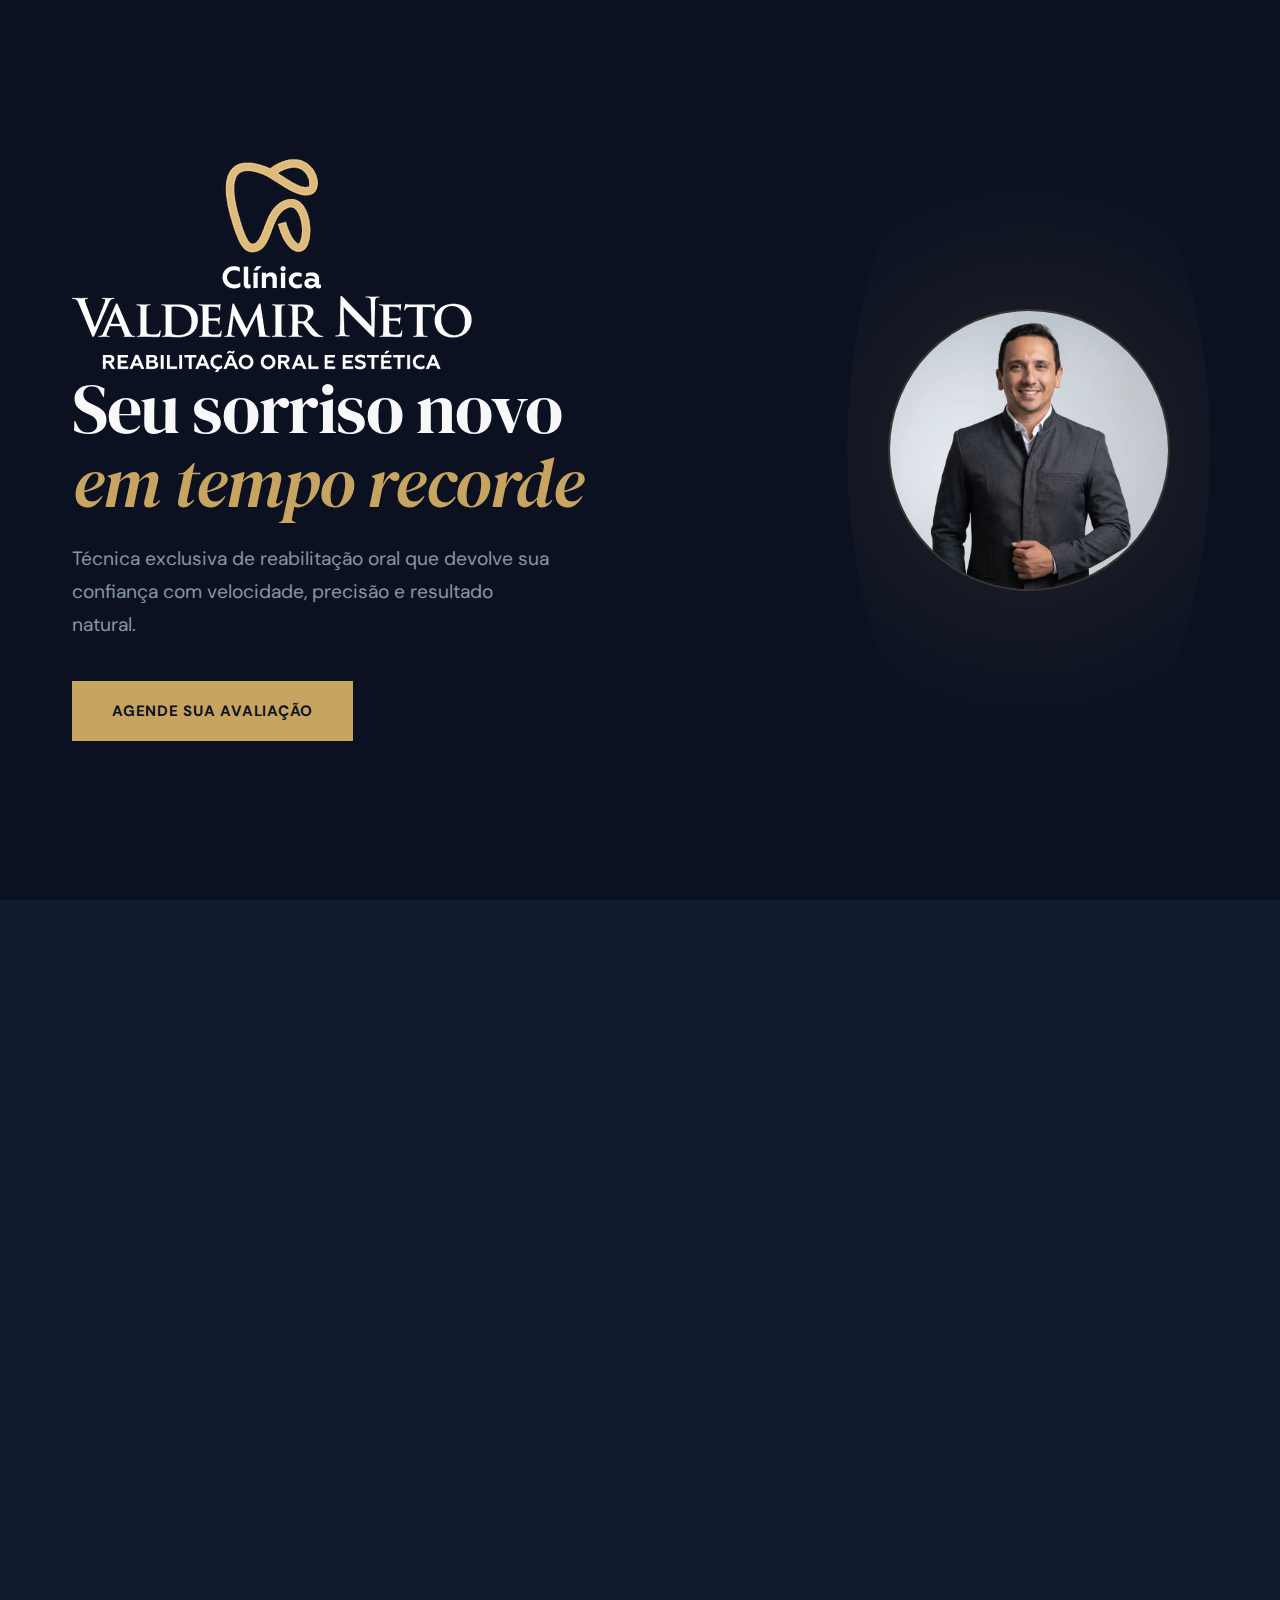
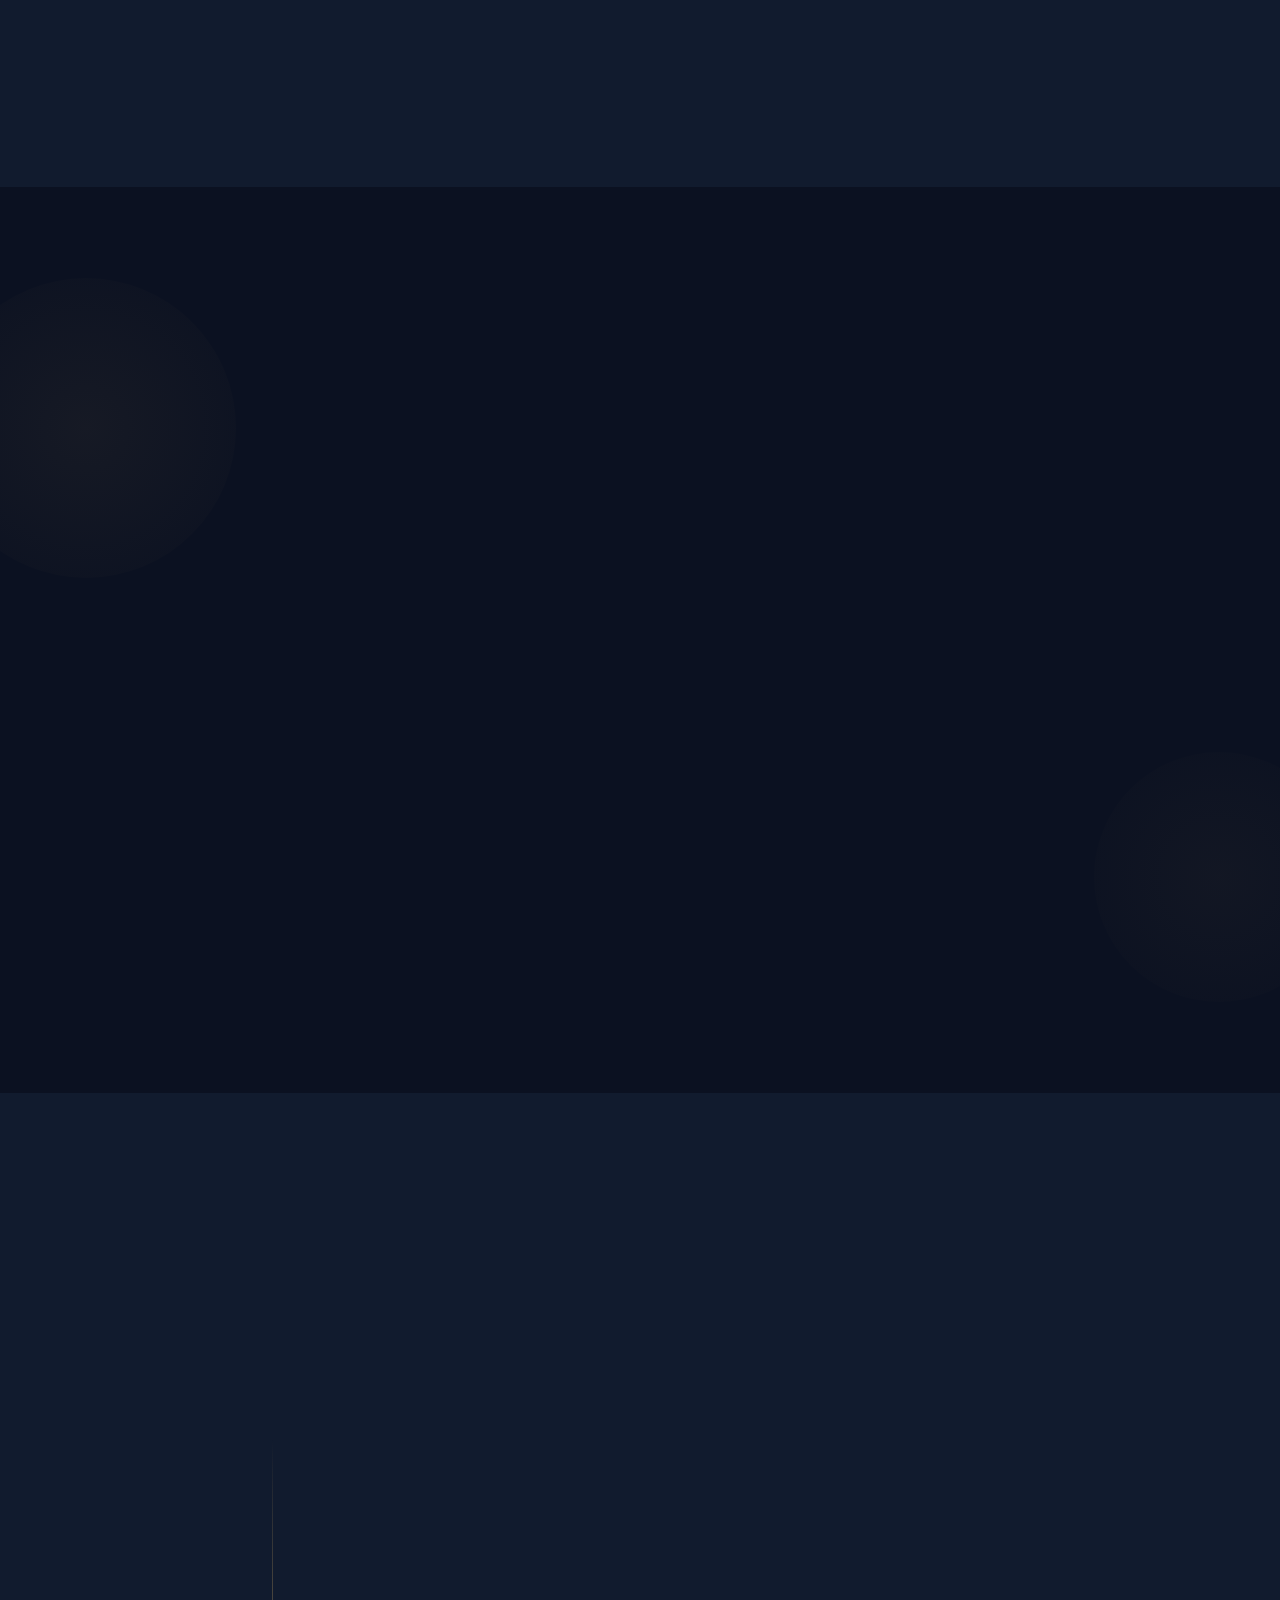
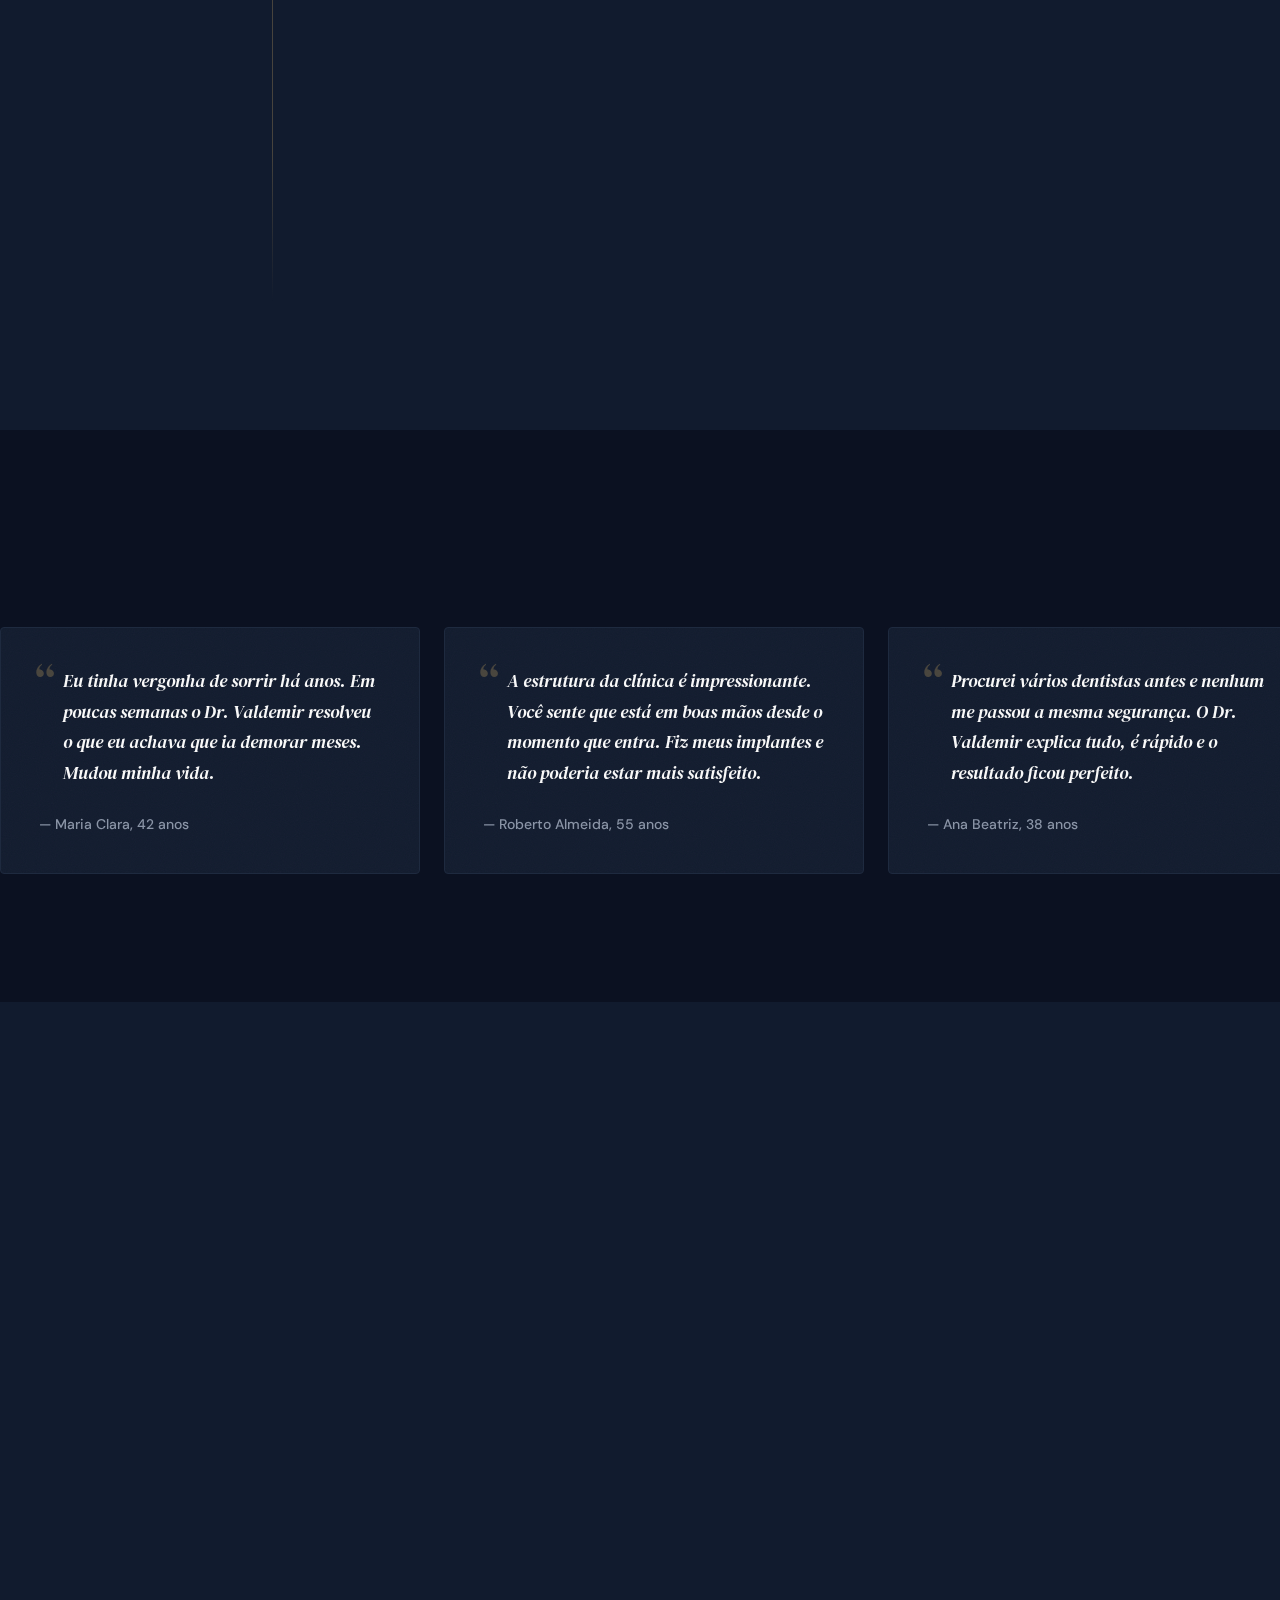
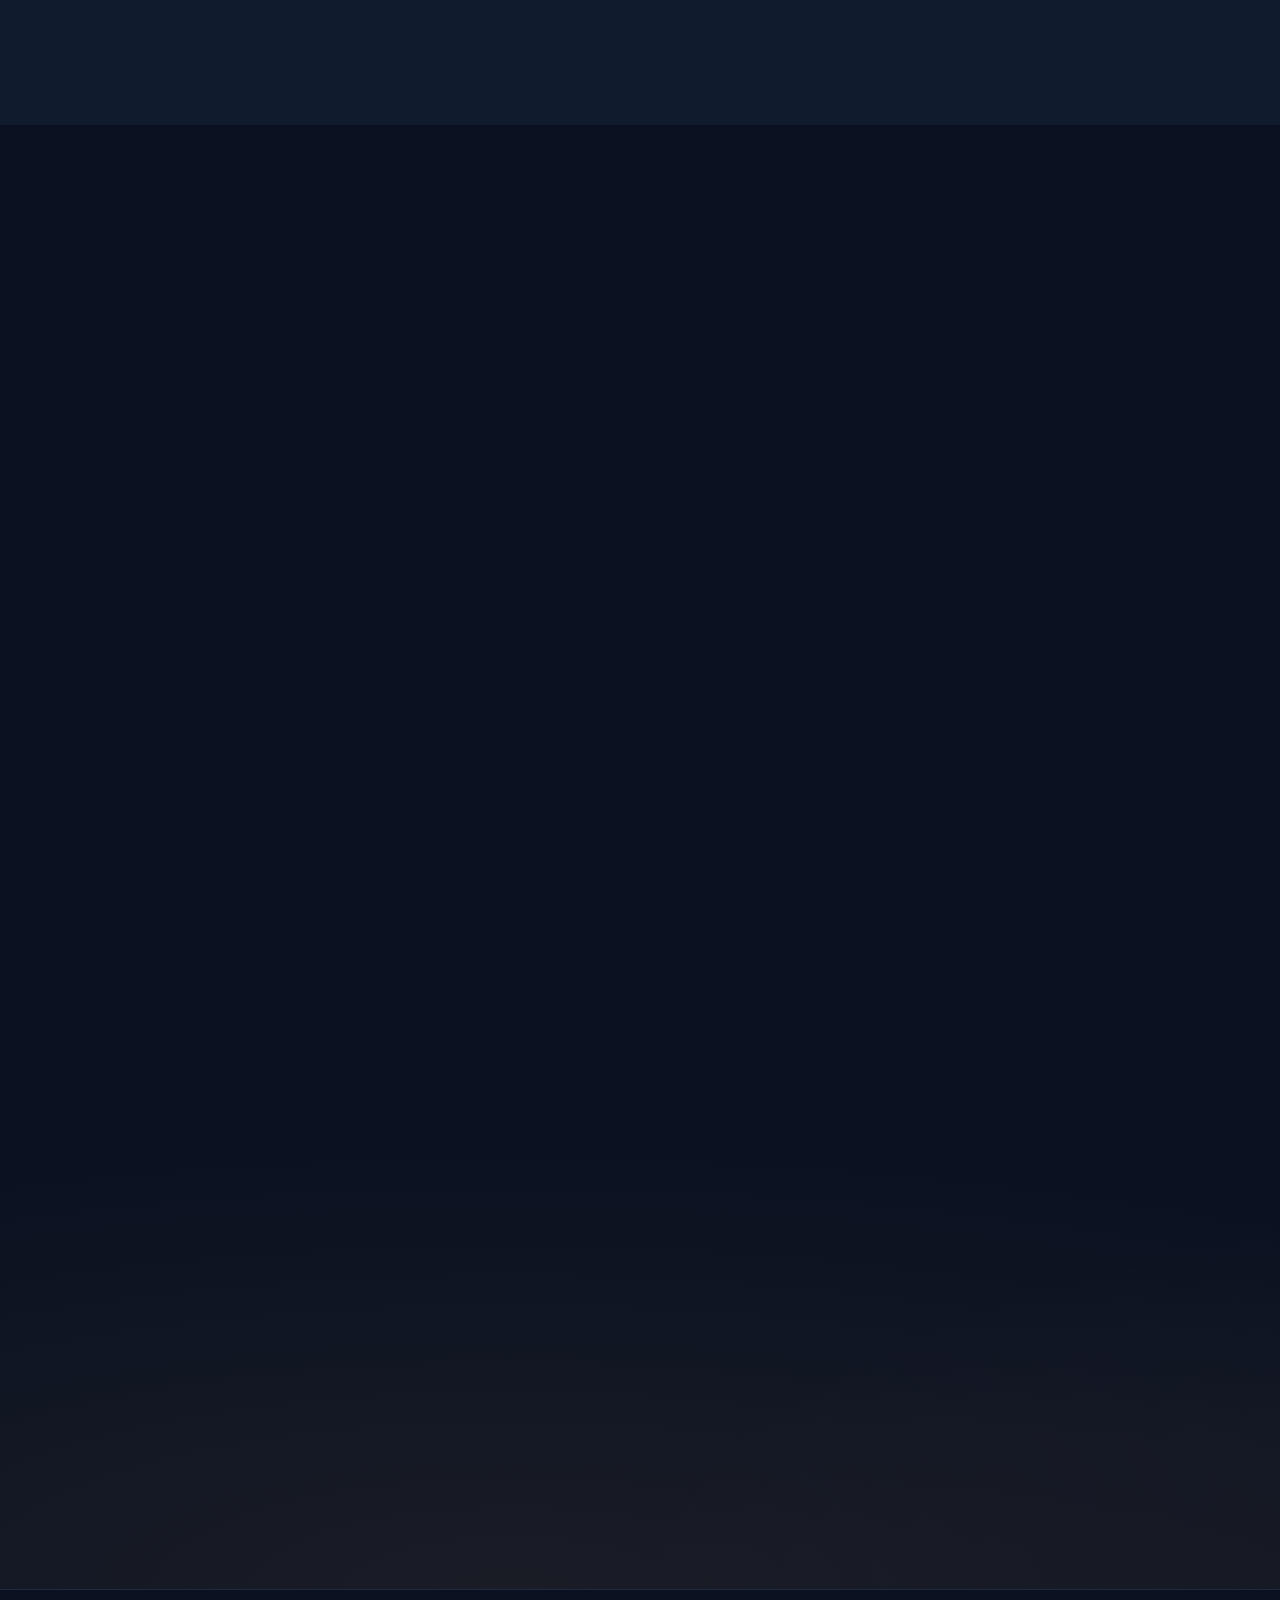
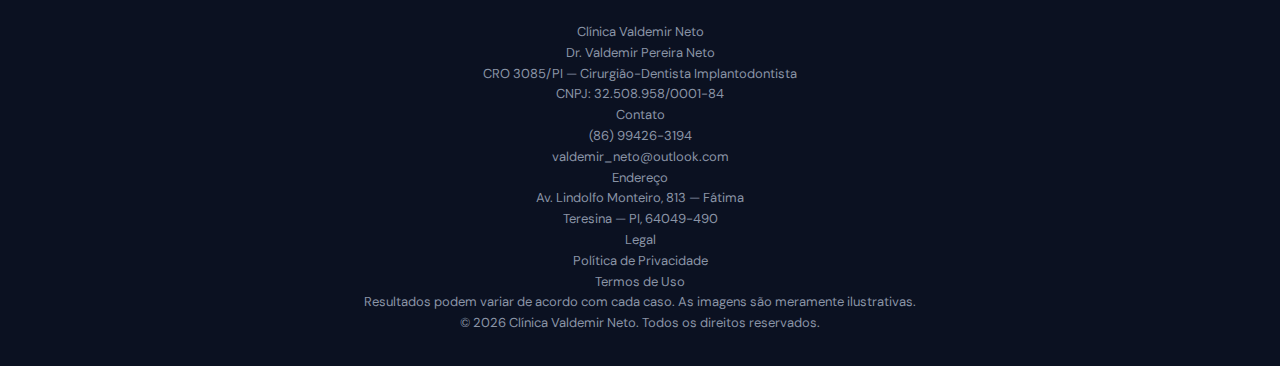
<file: index.html>
<!DOCTYPE html>
<html lang="pt-BR">

<head>
  <meta charset="UTF-8">
  <meta name="viewport" content="width=device-width, initial-scale=1.0">

  <title>Clínica Valdemir Neto — Implantes e Reabilitação Oral em Teresina</title>
  <meta name="description"
    content="Clínica odontológica premium na Zona Leste de Teresina. Especialista em implantes, reabilitação oral e prótese com velocidade. Agende sua avaliação.">

  <meta property="og:title" content="Clínica Valdemir Neto — Implantes e Reabilitação Oral">
  <meta property="og:description"
    content="Seu sorriso novo em tempo recorde. Técnica exclusiva de prótese rápida na Zona Leste de Teresina.">
  <meta property="og:type" content="website">

  <!-- Favicon -->
  <link rel="icon" type="image/svg+xml" href="./favicon.svg">

  <!-- Fonts: DM Serif Display + DM Sans (Alto contraste) -->
  <link rel="preconnect" href="https://fonts.googleapis.com">
  <link rel="preconnect" href="https://fonts.gstatic.com" crossorigin>
  <link
    href="https://fonts.googleapis.com/css2?family=DM+Serif+Display:ital@0;1&family=DM+Sans:wght@400;500;700&display=swap"
    rel="stylesheet" media="print" onload="this.media='all'">
  <noscript>
    <link
      href="https://fonts.googleapis.com/css2?family=DM+Serif+Display:ital@0;1&family=DM+Sans:wght@400;500;700&display=swap"
      rel="stylesheet">
  </noscript>

  <!-- AOS -->
  <link href="https://unpkg.com/aos@2.3.4/dist/aos.css" rel="stylesheet">

  <link rel="stylesheet" href="./style.css">

  <!-- Google tag (gtag.js) -->
  <script async src="https://www.googletagmanager.com/gtag/js?id=AW-17964337089"></script>
  <script>
    window.dataLayer = window.dataLayer || [];
    function gtag() { dataLayer.push(arguments); }
    gtag('js', new Date());

    gtag('config', 'AW-17964337089');
  </script>

  <!-- Event snippet for Contato conversion page -->
  <script>
    function gtag_report_conversion(url) {
      var callback = function () {
        if (typeof (url) != 'undefined') {
          window.location = url;
        }
      };
      gtag('event', 'conversion', {
        'send_to': 'AW-17964337089/-cT0CKa1xPsbEMGPiPZC',
        'value': 1.0,
        'currency': 'BRL',
        'event_callback': callback
      });
      return false;
    }
  </script>
</head>

<body>

  <main>

    <!-- ============================================
         SEÇÃO 1: HERO
         Arquétipo: Split Assimétrico (60/40)
         Constraints: Headline >150px, Dark Mode, Hover Lift
         ============================================ -->
    <section class="hero">
      <div class="hero__inner">
        <div class="hero__content">
          <img src="./images/logo.png" alt="Clínica Valdemir Neto — Reabilitação Oral e Estética" width="400"
            height="213" class="hero__logo">
          <h1 class="hero__headline">
            Seu sorriso novo<br>
            <em>em tempo recorde</em>
          </h1>
          <p class="hero__sub">
            Técnica exclusiva de reabilitação oral que devolve sua confiança com velocidade, precisão e resultado
            natural.
          </p>
          <a href="https://wa.me/5586994263194?text=Ol%C3%A1!%20Gostaria%20de%20agendar%20uma%20avalia%C3%A7%C3%A3o%20com%20o%20Dr.%20Valdemir%20Neto."
            class="hero__cta" id="heroCta" aria-label="Agendar avaliação pelo WhatsApp"
            onclick="return gtag_report_conversion(this.href);">
            Agende sua avaliação
          </a>
          <span class="hero__microcopy">Especialista em implantes e reabilitação oral</span>
        </div>
        <div class="hero__visual">
          <picture>
            <source srcset="./images/valdemir.webp" type="image/webp">
            <img src="./images/valdemir.jpg" alt="Dr. Valdemir Neto" width="800" height="800" decoding="async"
              class="hero__img">
          </picture>
          <div class="hero__img-glow" aria-hidden="true"></div>
        </div>
      </div>
    </section>

    <!-- ============================================
         SEÇÃO 2: O PROBLEMA
         Arquétipo: Progressive Reveal (Single Focus)
         Constraints: Stagger, Container Narrow
         ============================================ -->
    <section class="problema section" id="problema">
      <div class="problema__container">
        <p class="problema__eyebrow" data-aos="fade-up">Você se identifica?</p>
        <h2 class="problema__title" data-aos="fade-up" data-aos-delay="100">
          Você merece mais do que esperar meses por um sorriso
        </h2>
        <ul class="problema__list">
          <li class="problema__item" data-aos="fade-up" data-aos-delay="150">
            <span class="problema__marker"></span>
            Tratamentos longos que parecem nunca terminar
          </li>
          <li class="problema__item" data-aos="fade-up" data-aos-delay="200">
            <span class="problema__marker"></span>
            Próteses provisórias que incomodam e constrangem
          </li>
          <li class="problema__item" data-aos="fade-up" data-aos-delay="250">
            <span class="problema__marker"></span>
            Medo de sorrir em público ou evitar fotos
          </li>
          <li class="problema__item" data-aos="fade-up" data-aos-delay="300">
            <span class="problema__marker"></span>
            A sensação de que recuperar seus dentes vai ser complicado e demorado
          </li>
        </ul>
        <p class="problema__closing" data-aos="fade-up" data-aos-delay="350">
          Se você vive alguma dessas situações, existe uma solução mais rápida do que imagina.
        </p>
      </div>
    </section>

    <!-- ============================================
         SEÇÃO 3: A SOLUÇÃO
         Arquétipo: Split Vertical com Overlap
         Constraints: Texto com Gradiente, Sticky Element
         ============================================ -->
    <section class="solucao section" id="tecnica">
      <div class="solucao__inner container">
        <div class="solucao__visual" data-aos="fade-right">
          <picture>
            <source srcset="./images/valdemir.webp" type="image/webp">
            <img src="./images/valdemir.jpg" alt="Dr. Valdemir Neto, especialista em implantes e reabilitação oral"
              width="800" height="800" loading="lazy" class="solucao__img">
          </picture>
        </div>
        <div class="solucao__content">
          <h2 class="solucao__title" data-aos="fade-up" data-aos-delay="100">
            Reabilitação oral com velocidade que só o Dr. Valdemir entrega
          </h2>
          <p class="solucao__text" data-aos="fade-up" data-aos-delay="200">
            O Dr. Valdemir Neto desenvolveu uma técnica própria de prótese rápida que reduz drasticamente o tempo entre
            a consulta e o resultado final. Enquanto outros profissionais levam semanas, aqui você sai com seu sorriso
            em uma fração do tempo.
          </p>
          <p class="solucao__text solucao__text--emphasis" data-aos="fade-up" data-aos-delay="300">
            Isso não é pressa. É domínio técnico. São anos de especialização em implantodontia e reabilitação oral
            traduzidos em um processo mais inteligente e eficiente.
          </p>
        </div>
      </div>
    </section>

    <!-- ============================================
         SEÇÃO 4: ESPECIALIDADES
         Arquétipo: Bento Box
         Constraints: Hover Reveal, Selective Color
         ============================================ -->
    <section class="especialidades section" id="especialidades">
      <div class="container">
        <div class="especialidades__header">
          <p class="especialidades__eyebrow" data-aos="fade-up">Especialidades</p>
          <h2 class="especialidades__title" data-aos="fade-up">Tratamento completo em um só lugar</h2>
        </div>
        <div class="especialidades__grid">
          <div class="especialidades__card especialidades__card--destaque especialidades__card--span2"
            data-aos="fade-up">
            <span class="especialidades__number">01</span>
            <h3 class="especialidades__card-title especialidades__card-title--accent">Implantes dentários</h3>
            <p class="especialidades__card-desc especialidades__card-desc--visible">Solução definitiva para dentes
              perdidos. Técnicas modernas com recuperação rápida e resultado natural.</p>
          </div>
          <div class="especialidades__card especialidades__card--destaque" data-aos="fade-up" data-aos-delay="100">
            <span class="especialidades__number">02</span>
            <h3 class="especialidades__card-title especialidades__card-title--accent">Reabilitação oral completa</h3>
            <p class="especialidades__card-desc especialidades__card-desc--visible">Protocolos avançados para quem
              precisa reconstruir a função e a estética de toda a arcada.</p>
          </div>
          <div class="especialidades__card especialidades__card--destaque" data-aos="fade-up" data-aos-delay="150">
            <span class="especialidades__number">03</span>
            <h3 class="especialidades__card-title especialidades__card-title--accent">Prótese com velocidade</h3>
            <p class="especialidades__card-desc especialidades__card-desc--visible">A técnica que diferencia o Dr.
              Valdemir. Menos tempo de espera, mais previsibilidade no resultado.</p>
          </div>
          <div class="especialidades__card" data-aos="fade-up" data-aos-delay="200">
            <span class="especialidades__number">04</span>
            <h3 class="especialidades__card-title">Estética dental</h3>
            <p class="especialidades__card-desc">Lentes de contato dental, clareamento e harmonização para quem quer
              elevar o sorriso ao próximo nível.</p>
          </div>
          <div class="especialidades__card" data-aos="fade-up" data-aos-delay="250">
            <span class="especialidades__number">05</span>
            <h3 class="especialidades__card-title">Ortodontia</h3>
            <p class="especialidades__card-desc">Alinhadores e aparelhos estéticos para correção de mordida e
              alinhamento dos dentes.</p>
          </div>
          <div class="especialidades__card especialidades__card--full" data-aos="fade-up" data-aos-delay="300">
            <span class="especialidades__number">06</span>
            <h3 class="especialidades__card-title">Periodontia</h3>
            <p class="especialidades__card-desc">Cuidado com gengivas e estruturas de suporte. Base essencial para
              implantes e longevidade dos dentes.</p>
          </div>
        </div>
      </div>
    </section>

    <!-- ============================================
         SEÇÃO 5: POR QUE NÓS
         Arquétipo: Floating Cards
         Constraints: Glassmorphism, Mouse Parallax
         ============================================ -->
    <section class="porque section" id="diferenciais">
      <div class="porque__bg-circle porque__bg-circle--1" aria-hidden="true"></div>
      <div class="porque__bg-circle porque__bg-circle--2" aria-hidden="true"></div>
      <div class="container porque__wrapper">
        <h2 class="porque__title" data-aos="fade-up">
          Uma clínica pensada para quem não aceita menos que o melhor
        </h2>
        <div class="porque__grid" id="porqueGrid">
          <div class="porque__card porque__card--1" data-aos="fade-up" data-parallax="10">
            <h3 class="porque__card-title">Técnica exclusiva</h3>
            <p class="porque__card-text">Prótese em tempo recorde. Você não encontra esse nível de agilidade em outro
              lugar de Teresina.</p>
          </div>
          <div class="porque__card porque__card--2" data-aos="fade-up" data-aos-delay="100" data-parallax="6">
            <h3 class="porque__card-title">Especialista dedicado</h3>
            <p class="porque__card-text">Dr. Valdemir Neto é referência em implantes e reabilitação oral. Cada caso
              recebe atenção personalizada.</p>
          </div>
          <div class="porque__card porque__card--3" data-aos="fade-up" data-aos-delay="200" data-parallax="6">
            <h3 class="porque__card-title">Estrutura premium</h3>
            <p class="porque__card-text">Ambiente moderno, equipamentos de última geração e conforto que você percebe
              desde a recepção.</p>
          </div>
          <div class="porque__card porque__card--4" data-aos="fade-up" data-aos-delay="300" data-parallax="10">
            <h3 class="porque__card-title">Localização privilegiada</h3>
            <p class="porque__card-text">Av. Lindolfo Monteiro, 813 — Fátima, Zona Leste de Teresina. Coração do bairro
              mais nobre da cidade. Fácil acesso e estacionamento.</p>
          </div>
        </div>
      </div>
    </section>

    <!-- ============================================
         SEÇÃO 6: COMO FUNCIONA
         Arquétipo: Scroll Storytelling
         Constraints: Counter Animation, Draw SVG
         ============================================ -->
    <section class="steps section" id="stepsSection">
      <div class="steps__container">
        <div class="steps__header">
          <p class="steps__eyebrow" data-aos="fade-up">Como funciona</p>
          <h2 class="steps__title" data-aos="fade-up">Do primeiro contato ao sorriso novo em 3 passos</h2>
        </div>
        <div class="steps__list">
          <div class="steps__line" aria-hidden="true">
            <div class="steps__line-fill"></div>
          </div>
          <div class="steps__item" data-aos="fade-up">
            <div class="steps__number" data-count="1">0</div>
            <div class="steps__content">
              <h3 class="steps__item-title">Avaliação personalizada</h3>
              <p class="steps__item-text">Exame clínico detalhado, radiografias e planejamento digital do seu caso. Você
                entende exatamente o que será feito, quanto tempo leva e quanto custa. Sem surpresas.</p>
            </div>
          </div>
          <div class="steps__item" data-aos="fade-up" data-aos-delay="150">
            <div class="steps__number" data-count="2">0</div>
            <div class="steps__content">
              <h3 class="steps__item-title">Tratamento com agilidade</h3>
              <p class="steps__item-text">Execução do plano com a técnica de prótese rápida do Dr. Valdemir. Menos
                sessões, menos desconforto, menos tempo fora da sua rotina.</p>
            </div>
          </div>
          <div class="steps__item" data-aos="fade-up" data-aos-delay="300">
            <div class="steps__number" data-count="3">0</div>
            <div class="steps__content">
              <h3 class="steps__item-title">Resultado e acompanhamento</h3>
              <p class="steps__item-text">Sorriso entregue com qualidade que dura. Acompanhamento pós-tratamento para
                garantir sua satisfação e saúde bucal a longo prazo.</p>
            </div>
          </div>
        </div>
      </div>
    </section>

    <!-- ============================================
         SEÇÃO 7: DEPOIMENTOS
         Arquétipo: Carousel Infinite
         Constraints: Hover Lift, Noise Texture
         ============================================ -->
    <section class="depoimentos section" id="depoimentosSection">
      <div class="container">
        <p class="depoimentos__eyebrow" data-aos="fade-up">O que dizem nossos pacientes</p>
      </div>
      <div class="depoimentos__carousel">
        <div class="depoimentos__track">
          <!-- Cards originais -->
          <div class="depoimentos__card">
            <blockquote class="depoimentos__quote">
              <p>Eu tinha vergonha de sorrir há anos. Em poucas semanas o Dr. Valdemir resolveu o que eu achava que ia
                demorar meses. Mudou minha vida.</p>
            </blockquote>
            <cite class="depoimentos__author">— Maria Clara, 42 anos</cite>
          </div>
          <div class="depoimentos__card">
            <blockquote class="depoimentos__quote">
              <p>A estrutura da clínica é impressionante. Você sente que está em boas mãos desde o momento que entra.
                Fiz meus implantes e não poderia estar mais satisfeito.</p>
            </blockquote>
            <cite class="depoimentos__author">— Roberto Almeida, 55 anos</cite>
          </div>
          <div class="depoimentos__card">
            <blockquote class="depoimentos__quote">
              <p>Procurei vários dentistas antes e nenhum me passou a mesma segurança. O Dr. Valdemir explica tudo, é
                rápido e o resultado ficou perfeito.</p>
            </blockquote>
            <cite class="depoimentos__author">— Ana Beatriz, 38 anos</cite>
          </div>
          <!-- Cards duplicados para loop infinito -->
          <div class="depoimentos__card" aria-hidden="true">
            <blockquote class="depoimentos__quote">
              <p>Eu tinha vergonha de sorrir há anos. Em poucas semanas o Dr. Valdemir resolveu o que eu achava que ia
                demorar meses. Mudou minha vida.</p>
            </blockquote>
            <cite class="depoimentos__author">— Maria Clara, 42 anos</cite>
          </div>
          <div class="depoimentos__card" aria-hidden="true">
            <blockquote class="depoimentos__quote">
              <p>A estrutura da clínica é impressionante. Você sente que está em boas mãos desde o momento que entra.
                Fiz meus implantes e não poderia estar mais satisfeito.</p>
            </blockquote>
            <cite class="depoimentos__author">— Roberto Almeida, 55 anos</cite>
          </div>
          <div class="depoimentos__card" aria-hidden="true">
            <blockquote class="depoimentos__quote">
              <p>Procurei vários dentistas antes e nenhum me passou a mesma segurança. O Dr. Valdemir explica tudo, é
                rápido e o resultado ficou perfeito.</p>
            </blockquote>
            <cite class="depoimentos__author">— Ana Beatriz, 38 anos</cite>
          </div>
        </div>
      </div>
    </section>

    <!-- ============================================
         SEÇÃO 8: FAQ
         Arquétipo: Reveal on Demand
         Constraints: Clip Reveal, Asymmetric Padding
         ============================================ -->
    <section class="faq section" id="faq">
      <div class="container faq__inner">
        <div class="faq__heading">
          <h2 class="faq__title" data-aos="fade-up">Perguntas frequentes</h2>
        </div>
        <div class="faq__list">
          <div class="faq__item" data-aos="fade-up">
            <button class="faq__question" aria-expanded="false">
              <span>Quanto tempo leva para fazer implantes?</span>
              <span class="faq__icon" aria-hidden="true">+</span>
            </button>
            <div class="faq__answer">
              <p>Depende da complexidade do caso, mas com a técnica do Dr. Valdemir o processo é significativamente mais
                rápido que o convencional. Na avaliação inicial você recebe um cronograma preciso.</p>
            </div>
          </div>
          <div class="faq__item" data-aos="fade-up" data-aos-delay="50">
            <button class="faq__question" aria-expanded="false">
              <span>O procedimento dói?</span>
              <span class="faq__icon" aria-hidden="true">+</span>
            </button>
            <div class="faq__answer">
              <p>Os procedimentos são feitos com anestesia local e técnicas minimamente invasivas. A maioria dos
                pacientes relata muito menos desconforto do que esperava.</p>
            </div>
          </div>
          <div class="faq__item" data-aos="fade-up" data-aos-delay="100">
            <button class="faq__question" aria-expanded="false">
              <span>Qual o valor dos tratamentos?</span>
              <span class="faq__icon" aria-hidden="true">+</span>
            </button>
            <div class="faq__answer">
              <p>Cada caso é único e o investimento depende do plano de tratamento. Agende sua avaliação gratuita para
                receber um orçamento personalizado sem compromisso.</p>
            </div>
          </div>
          <div class="faq__item" data-aos="fade-up" data-aos-delay="150">
            <button class="faq__question" aria-expanded="false">
              <span>Vou ficar sem dentes durante o tratamento?</span>
              <span class="faq__icon" aria-hidden="true">+</span>
            </button>
            <div class="faq__answer">
              <p>Não. A técnica de prótese rápida do Dr. Valdemir garante que você nunca fique sem dentes em nenhuma
                etapa do processo.</p>
            </div>
          </div>
          <div class="faq__item" data-aos="fade-up" data-aos-delay="200">
            <button class="faq__question" aria-expanded="false">
              <span>A clínica atende por convênio?</span>
              <span class="faq__icon" aria-hidden="true">+</span>
            </button>
            <div class="faq__answer">
              <p>Trabalhamos com as principais formas de pagamento e oferecemos condições facilitadas. Entre em contato
                para saber mais.</p>
            </div>
          </div>
          <div class="faq__item" data-aos="fade-up" data-aos-delay="250">
            <button class="faq__question" aria-expanded="false">
              <span>Onde fica a clínica?</span>
              <span class="faq__icon" aria-hidden="true">+</span>
            </button>
            <div class="faq__answer">
              <p>Av. Lindolfo Monteiro, 813 — Fátima, Zona Leste de Teresina. Região nobre da cidade, com fácil acesso e
                estacionamento. <a href="https://maps.app.goo.gl/494c7CWX38Vh5hce9?g_st=iw" target="_blank"
                  rel="noopener">Ver no mapa</a></p>
            </div>
          </div>
        </div>
      </div>
    </section>

    <!-- ============================================
         LOCALIZAÇÃO — Google Maps Embed
         ============================================ -->
    <section class="localizacao section" id="localizacao">
      <div class="container">
        <p class="localizacao__eyebrow" data-aos="fade-up">Localização</p>
        <h2 class="localizacao__title" data-aos="fade-up" data-aos-delay="50">Fácil acesso na Zona Leste de Teresina
        </h2>
        <div class="localizacao__wrapper" data-aos="fade-up" data-aos-delay="150">
          <div class="localizacao__info">
            <p class="localizacao__address">Av. Lindolfo Monteiro, 813 — Fátima<br>Teresina, Piauí</p>
            <a href="https://maps.app.goo.gl/494c7CWX38Vh5hce9?g_st=iw" class="localizacao__link" target="_blank"
              rel="noopener">Abrir no Google Maps</a>
          </div>
          <div class="localizacao__map">
            <iframe
              src="https://www.google.com/maps?q=Av.+Lindolfo+Monteiro,+813,+Fatima,+Teresina,+PI,+Brasil&z=16&output=embed"
              width="100%" height="400" allowfullscreen="" loading="lazy" referrerpolicy="no-referrer-when-downgrade"
              title="Localização Clínica Valdemir Neto no Google Maps"></iframe>
          </div>
        </div>
      </div>
    </section>

    <!-- ============================================
         SEÇÃO 9: CTA FINAL
         Arquétipo: Hero Dominante (Single Focus)
         Constraints: Headline Full Width, Gradiente Animado
         ============================================ -->
    <section class="cta-final section">
      <div class="cta-final__bg" aria-hidden="true"></div>
      <div class="cta-final__content container">
        <h2 class="cta-final__title" data-aos="fade-up">Seu próximo sorriso começa com uma conversa</h2>
        <p class="cta-final__sub" data-aos="fade-up" data-aos-delay="100">
          Agende sua avaliação com o Dr. Valdemir Neto. Sem compromisso, sem fila de espera. Atendimento exclusivo na
          Zona Leste de Teresina.
        </p>
        <a href="https://wa.me/5586994263194?text=Ol%C3%A1!%20Gostaria%20de%20agendar%20uma%20avalia%C3%A7%C3%A3o%20com%20o%20Dr.%20Valdemir%20Neto."
          class="cta-final__btn" data-aos="fade-up" data-aos-delay="200" aria-label="Agendar pelo WhatsApp"
          onclick="return gtag_report_conversion(this.href);">
          Agendar pelo WhatsApp
        </a>
      </div>
    </section>

  </main>

  <footer class="footer">
    <div class="container footer__inner">
      <div class="footer__grid">
        <div class="footer__col">
          <p class="footer__brand">Clínica Valdemir Neto</p>
          <p class="footer__professional">Dr. Valdemir Pereira Neto</p>
          <p class="footer__cro">CRO 3085/PI — Cirurgião-Dentista Implantodontista</p>
          <p class="footer__cnpj">CNPJ: 32.508.958/0001-84</p>
        </div>
        <div class="footer__col">
          <p class="footer__col-title">Contato</p>
          <p><a href="tel:+5586994263194" class="footer__link">(86) 99426-3194</a></p>
          <p><a href="mailto:valdemir_neto@outlook.com" class="footer__link">valdemir_neto@outlook.com</a></p>
        </div>
        <div class="footer__col">
          <p class="footer__col-title">Endereço</p>
          <p>Av. Lindolfo Monteiro, 813 — Fátima<br>Teresina — PI, 64049-490</p>
        </div>
        <div class="footer__col">
          <p class="footer__col-title">Legal</p>
          <p><a href="./politica-de-privacidade.html" class="footer__link">Política de Privacidade</a></p>
          <p><a href="./termos-de-uso.html" class="footer__link">Termos de Uso</a></p>
        </div>
      </div>
      <div class="footer__bottom">
        <p class="footer__disclaimer">Resultados podem variar de acordo com cada caso. As imagens são meramente
          ilustrativas.</p>
        <p>&copy; <span id="year"></span> Clínica Valdemir Neto. Todos os direitos reservados.</p>
      </div>
    </div>
  </footer>

  <!-- Botão flutuante WhatsApp -->
  <a href="https://wa.me/5586994263194?text=Ol%C3%A1!%20Gostaria%20de%20agendar%20uma%20avalia%C3%A7%C3%A3o%20com%20o%20Dr.%20Valdemir%20Neto."
    class="whatsapp-fab is-hidden" id="whatsappFab" aria-label="Fale conosco pelo WhatsApp" target="_blank"
    rel="noopener" onclick="return gtag_report_conversion(this.href);">
    <svg width="28" height="28" viewBox="0 0 24 24" fill="#FFFFFF" xmlns="http://www.w3.org/2000/svg">
      <path
        d="M17.472 14.382c-.297-.149-1.758-.867-2.03-.967-.273-.099-.471-.148-.67.15-.197.297-.767.966-.94 1.164-.173.199-.347.223-.644.075-.297-.15-1.255-.463-2.39-1.475-.883-.788-1.48-1.761-1.653-2.059-.173-.297-.018-.458.13-.606.134-.133.298-.347.446-.52.149-.174.198-.298.298-.497.099-.198.05-.371-.025-.52-.075-.149-.669-1.612-.916-2.207-.242-.579-.487-.5-.669-.51-.173-.008-.371-.01-.57-.01-.198 0-.52.074-.792.372-.272.297-1.04 1.016-1.04 2.479 0 1.462 1.065 2.875 1.213 3.074.149.198 2.096 3.2 5.077 4.487.709.306 1.262.489 1.694.625.712.227 1.36.195 1.871.118.571-.085 1.758-.719 2.006-1.413.248-.694.248-1.289.173-1.413-.074-.124-.272-.198-.57-.347m-5.421 7.403h-.004a9.87 9.87 0 01-5.031-1.378l-.361-.214-3.741.982.998-3.648-.235-.374a9.86 9.86 0 01-1.51-5.26c.001-5.45 4.436-9.884 9.888-9.884 2.64 0 5.122 1.03 6.988 2.898a9.825 9.825 0 012.893 6.994c-.003 5.45-4.437 9.884-9.885 9.884m8.413-18.297A11.815 11.815 0 0012.05 0C5.495 0 .16 5.335.157 11.892c0 2.096.547 4.142 1.588 5.945L.057 24l6.305-1.654a11.882 11.882 0 005.683 1.448h.005c6.554 0 11.89-5.335 11.893-11.893a11.821 11.821 0 00-3.48-8.413z" />
    </svg>
  </a>

  <script src="https://unpkg.com/aos@2.3.4/dist/aos.js"></script>
  <script src="./script.js"></script>
</body>

</html>
</file>
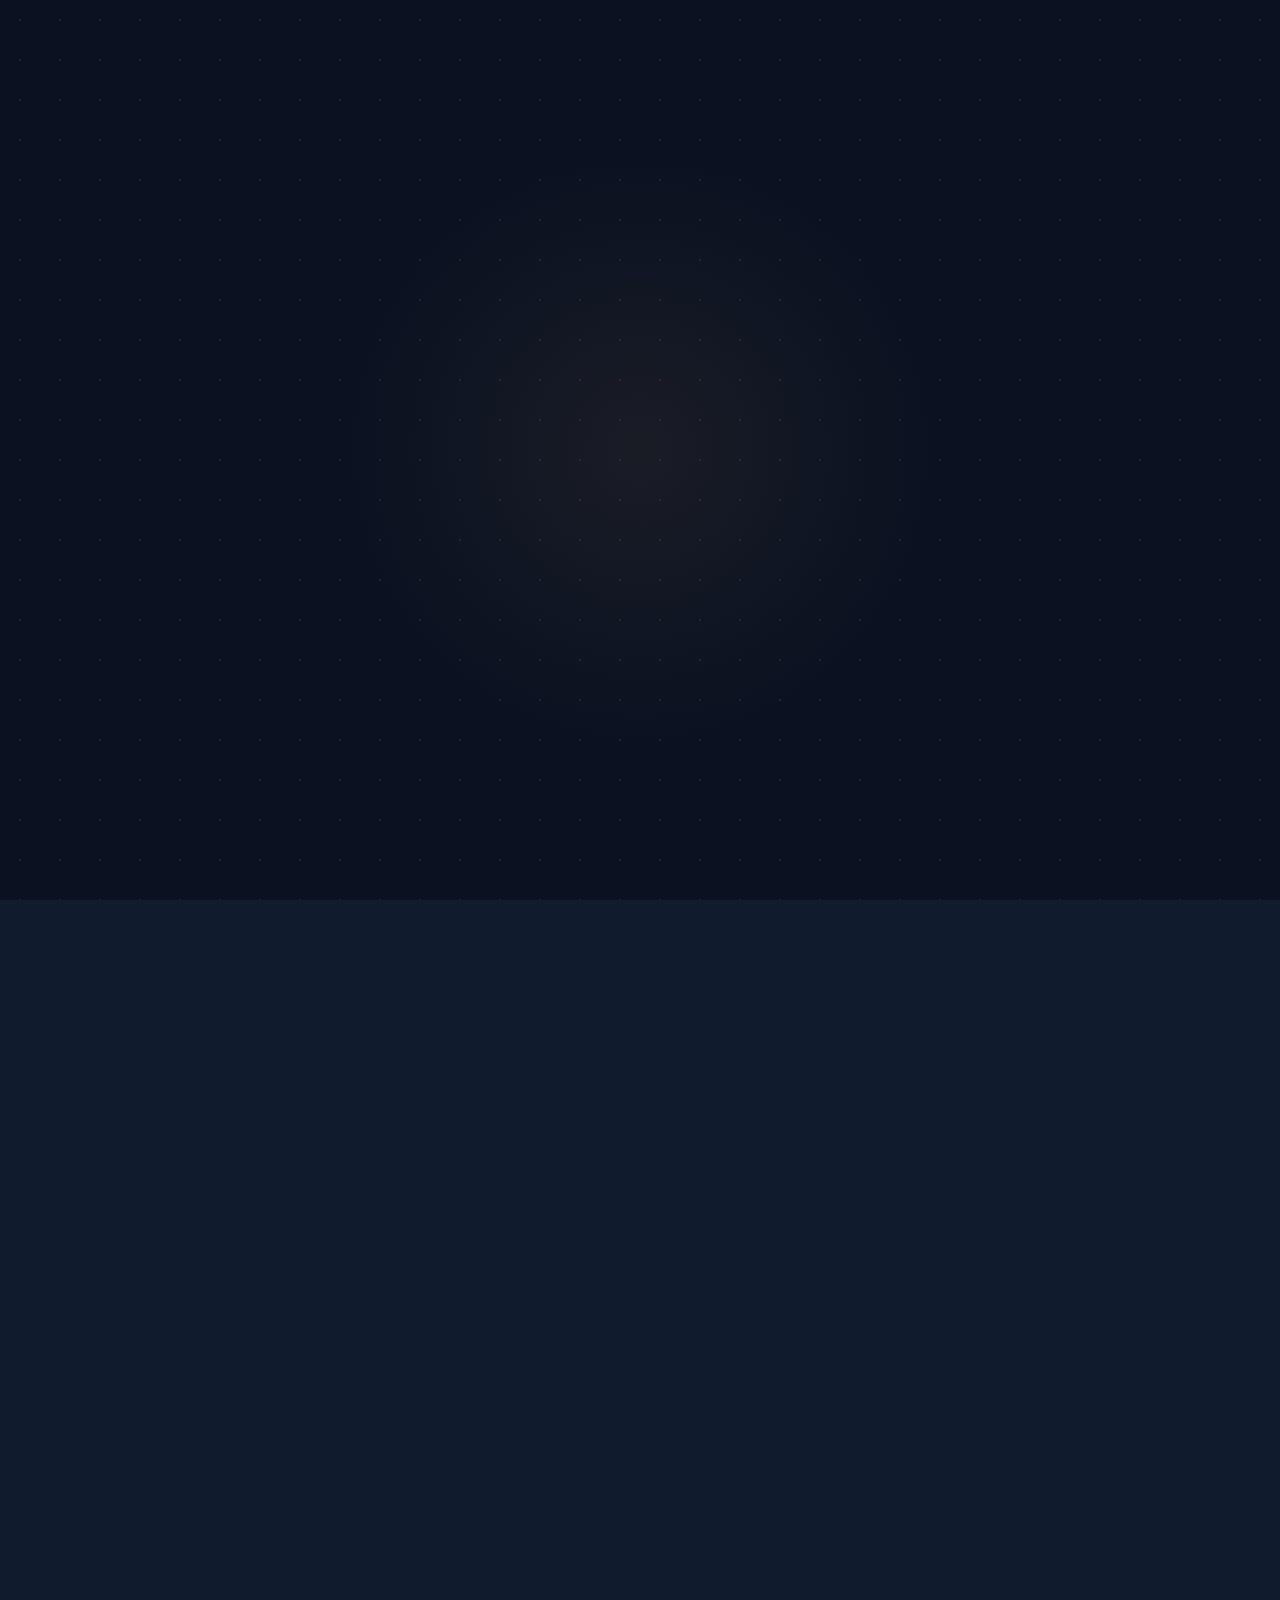
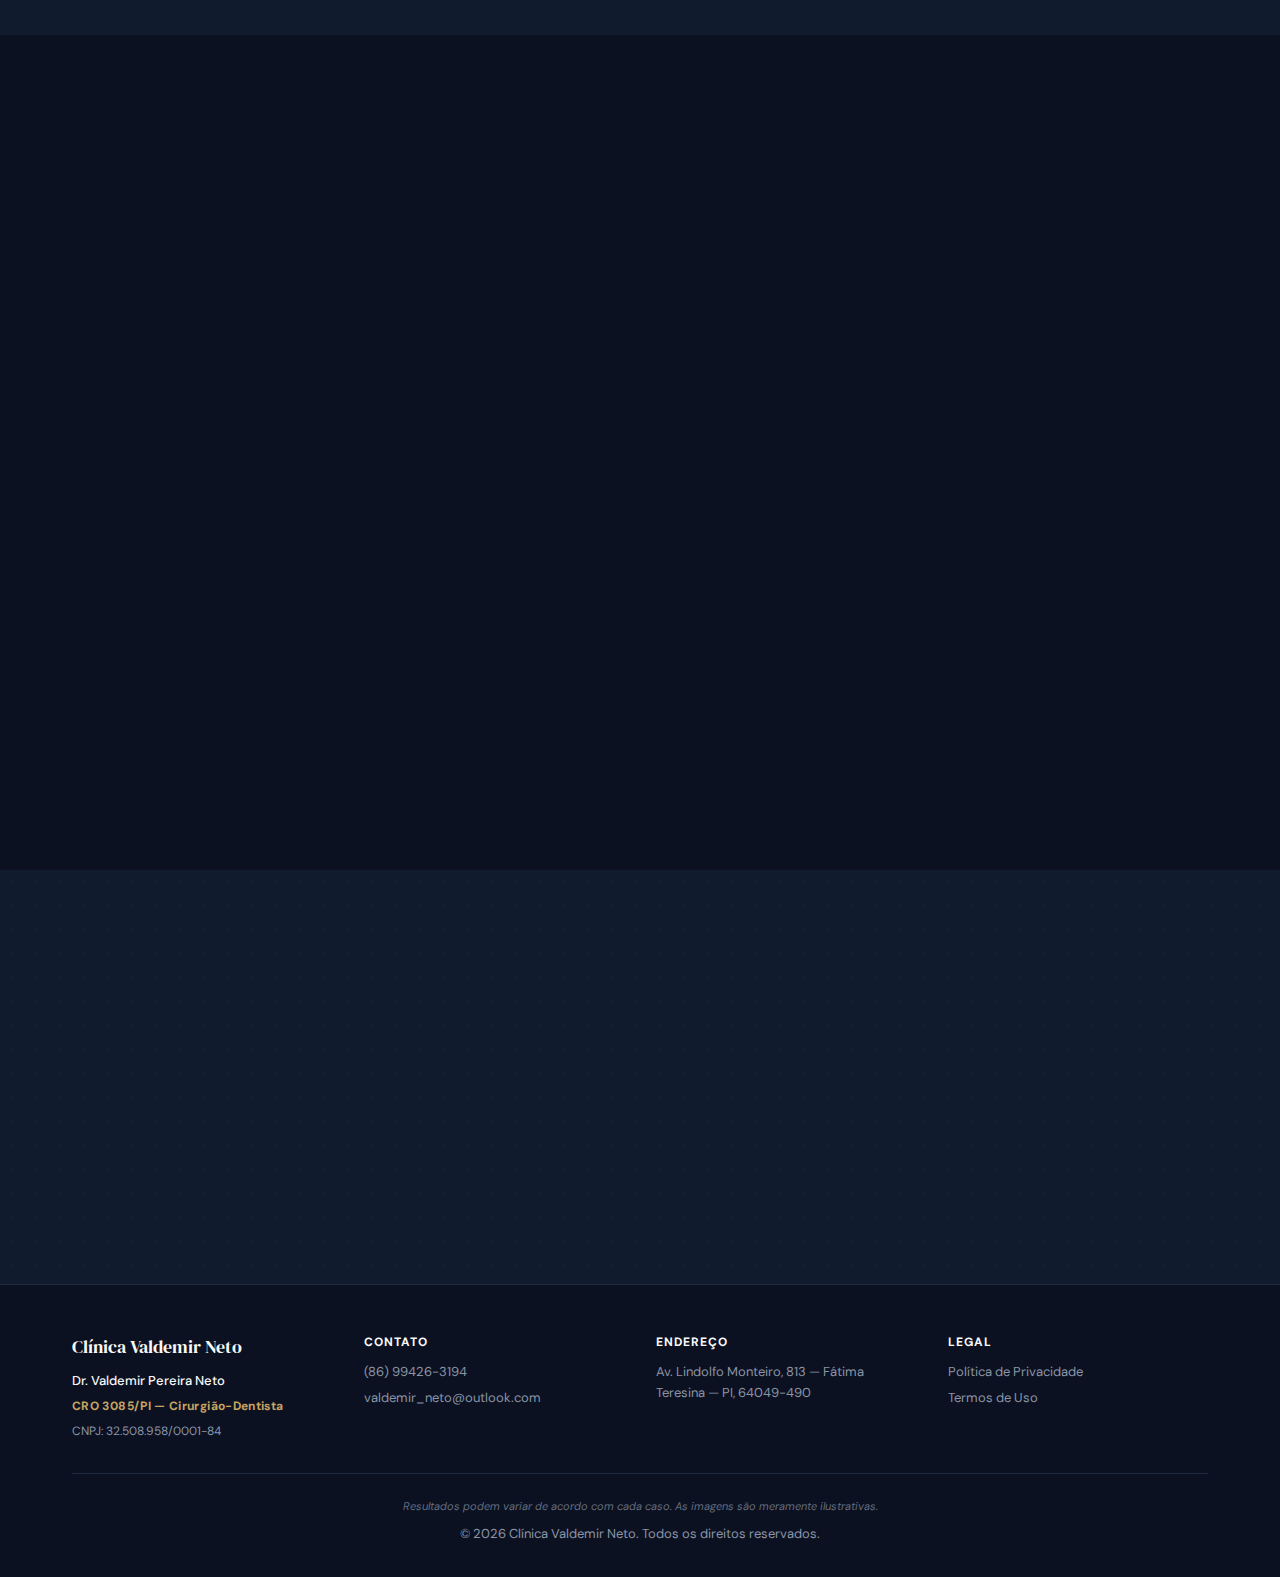
<file: dentista/index.html>
<!DOCTYPE html>
<html lang="pt-BR">

<head>
  <meta charset="UTF-8">
  <meta name="viewport" content="width=device-width, initial-scale=1.0">

  <title>Dentista em Teresina — Clínica Valdemir Neto | Estética, Clareamento e Harmonização</title>
  <meta name="description"
    content="Dentista na Zona Leste de Teresina. Clareamento dental, lentes de contato, harmonização orofacial, ortodontia, limpeza e restauração. Agende sua consulta.">

  <meta property="og:title" content="Dentista em Teresina — Clínica Valdemir Neto">
  <meta property="og:description"
    content="Estética dental, clareamento, lentes de contato, harmonização orofacial e muito mais. Zona Leste de Teresina.">
  <meta property="og:type" content="website">
  <meta property="og:image" content="">
  <meta property="og:url" content="">

  <link rel="icon" type="image/svg+xml" href="../favicon.svg">

  <link rel="preconnect" href="https://fonts.googleapis.com">
  <link rel="preconnect" href="https://fonts.gstatic.com" crossorigin>
  <link
    href="https://fonts.googleapis.com/css2?family=DM+Serif+Display:ital@0;1&family=DM+Sans:wght@400;500;700&display=swap"
    rel="stylesheet" media="print" onload="this.media='all'">
  <noscript>
    <link
      href="https://fonts.googleapis.com/css2?family=DM+Serif+Display:ital@0;1&family=DM+Sans:wght@400;500;700&display=swap"
      rel="stylesheet">
  </noscript>

  <link href="https://unpkg.com/aos@2.3.4/dist/aos.css" rel="stylesheet">

  <link rel="stylesheet" href="./style.css">

  <!-- Google tag (gtag.js) -->
  <script async src="https://www.googletagmanager.com/gtag/js?id=AW-17964337089"></script>
  <script>
    window.dataLayer = window.dataLayer || [];
    function gtag() { dataLayer.push(arguments); }
    gtag('js', new Date());

    gtag('config', 'AW-17964337089');
  </script>

  <!-- Event snippet for Contato conversion page -->
  <script>
    function gtag_report_conversion(url) {
      var callback = function () {
        if (typeof (url) != 'undefined') {
          window.location = url;
        }
      };
      gtag('event', 'conversion', {
        'send_to': 'AW-17964337089/-cT0CKa1xPsbEMGPiPZC',
        'value': 1.0,
        'currency': 'BRL',
        'event_callback': callback
      });
      return false;
    }
  </script>
</head>

<body>

  <main>

    <!-- ============================================
         SEÇÃO 1: HERO
         Arquétipo: Imersivo Centralizado
         Constraints: Headline Gigante, Dot Grid, Fade-in Stagger
         ============================================ -->
    <section class="hero">
      <div class="hero__dots" aria-hidden="true"></div>
      <div class="hero__glow" aria-hidden="true"></div>
      <div class="hero__inner">
        <div class="hero__content">
          <p class="hero__eyebrow">Dentista em Teresina</p>
          <h1 class="hero__headline">
            O sorriso que você<br>sempre quis está <em>mais perto</em><br>do que imagina
          </h1>
          <p class="hero__sub">
            Do clareamento à harmonização orofacial — tratamentos estéticos e preventivos com tecnologia, cuidado e
            resultado natural.
          </p>
          <a href="https://wa.me/5586994263194?text=Ol%C3%A1!%20Gostaria%20de%20agendar%20uma%20consulta%20na%20Cl%C3%ADnica%20Valdemir%20Neto."
            class="hero__cta" id="heroCta" aria-label="Agendar consulta pelo WhatsApp"
            onclick="return gtag_report_conversion(this.href);">
            Agende sua consulta
          </a>
        </div>
        <div class="hero__visual">
          <picture>
            <source srcset="../images/valdemir.webp" type="image/webp">
            <img src="../images/valdemir.jpg" alt="Dr. Valdemir Neto, cirurgião-dentista especialista" width="800"
              height="800" loading="eager" decoding="async" class="hero__img">
          </picture>
          <div class="hero__img-glow" aria-hidden="true"></div>
        </div>
      </div>
    </section>

    <!-- ============================================
         SEÇÃO 2: O PROBLEMA
         Arquétipo: Card Row Horizontal
         Constraints: Scroll Snap, Selective Opacity, Stagger
         ============================================ -->
    <section class="problema section" id="problema">
      <div class="container">
        <p class="problema__eyebrow" data-aos="fade-up">Isso te incomoda?</p>
        <h2 class="problema__title" data-aos="fade-up" data-aos-delay="100">Pequenos incômodos que afetam mais do que
          você percebe</h2>
      </div>
      <div class="problema__grid">
        <div class="problema__card" data-aos="fade-up" data-aos-delay="150">
          <span class="problema__icon" aria-hidden="true">01</span>
          <p>Dentes amarelados que te fazem sorrir de boca fechada</p>
        </div>
        <div class="problema__card" data-aos="fade-up" data-aos-delay="200">
          <span class="problema__icon" aria-hidden="true">02</span>
          <p>Desconforto ou sangramento na gengiva que você ignora há meses</p>
        </div>
        <div class="problema__card" data-aos="fade-up" data-aos-delay="250">
          <span class="problema__icon" aria-hidden="true">03</span>
          <p>Vontade de corrigir o sorriso mas sem saber por onde começar</p>
        </div>
        <div class="problema__card" data-aos="fade-up" data-aos-delay="300">
          <span class="problema__icon" aria-hidden="true">04</span>
          <p>Medo de parecer artificial depois de um procedimento estético</p>
        </div>
      </div>
      <div class="container">
        <p class="problema__closing" data-aos="fade-up" data-aos-delay="350">
          Cada um desses problemas tem solução — e geralmente mais simples, rápida e acessível do que você pensa.
        </p>
      </div>
    </section>

    <!-- ============================================
         SEÇÃO 3: A SOLUÇÃO
         Arquétipo: Editorial Magazine
         Constraints: Texto 2 colunas, Drop Cap, Pull Quote
         ============================================ -->
    <section class="solucao section" id="tecnica">
      <div class="container solucao__inner">
        <div class="solucao__visual" data-aos="fade-up">
          <picture>
            <source srcset="../images/valdemir.webp" type="image/webp">
            <img src="../images/valdemir.jpg" alt="Dr. Valdemir Neto, cirurgião-dentista especialista" width="800"
              height="800" loading="lazy" decoding="async" class="solucao__img">
          </picture>
          <div class="solucao__img-glow" aria-hidden="true"></div>
        </div>
        <div class="solucao__content">
          <h2 class="solucao__title" data-aos="fade-up" data-aos-delay="100">Odontologia completa com foco no que
            importa: <em>você</em></h2>
          <p class="solucao__text solucao__text--dropcap" data-aos="fade-up" data-aos-delay="200">Na Clínica Valdemir
            Neto, cada tratamento começa com uma escuta atenta. Antes de qualquer procedimento, entendemos o que te
            incomoda, o que você deseja e qual o melhor caminho para chegar lá — sem exageros, sem pressa.</p>
          <p class="solucao__text solucao__text--highlight" data-aos="fade-up" data-aos-delay="300">Da limpeza
            preventiva ao design do sorriso, tudo é feito com a mesma dedicação: tecnologia atual, ambiente confortável
            e um profissional que trata cada caso como único.</p>
        </div>
      </div>
    </section>

    <!-- ============================================
         SEÇÃO 4: ESPECIALIDADES
         Arquétipo: Scroll Horizontal com Snap
         Constraints: Large Cards, Hover Scale, Número gigante
         ============================================ -->
    <section class="especialidades section" id="especialidadesSection">
      <div class="container">
        <p class="especialidades__eyebrow" data-aos="fade-up">Especialidades</p>
        <h2 class="especialidades__heading" data-aos="fade-up">Tratamentos que transformam sorrisos</h2>
      </div>
      <div class="especialidades__grid">
        <div class="especialidades__card" data-aos="fade-up" data-aos-delay="50">
          <span class="especialidades__number" aria-hidden="true">01</span>
          <div class="especialidades__badge">Mais procurado</div>
          <h3 class="especialidades__card-title">Clareamento Dental</h3>
          <p class="especialidades__card-sub">Dentes mais brancos com segurança e resultado duradouro</p>
          <p class="especialidades__card-desc">Clareamento profissional em consultório com técnicas avançadas que
            respeitam o esmalte e minimizam a sensibilidade. Resultados visíveis já na primeira sessão.</p>
        </div>
        <div class="especialidades__card" data-aos="fade-up" data-aos-delay="100">
          <span class="especialidades__number" aria-hidden="true">02</span>
          <h3 class="especialidades__card-title">Lentes de Contato Dental</h3>
          <p class="especialidades__card-sub">O sorriso dos seus sonhos, lâmina por lâmina</p>
          <p class="especialidades__card-desc">Facetas ultrafinas em porcelana que corrigem cor, forma, tamanho e
            alinhamento dos dentes. Planejamento digital para você visualizar o resultado antes de começar.</p>
        </div>
        <div class="especialidades__card" data-aos="fade-up" data-aos-delay="150">
          <span class="especialidades__number" aria-hidden="true">03</span>
          <div class="especialidades__badge">Tendência</div>
          <h3 class="especialidades__card-title">Harmonização Orofacial</h3>
          <p class="especialidades__card-sub">Equilíbrio e naturalidade para o seu rosto</p>
          <p class="especialidades__card-desc">Preenchimento facial, preenchimento labial e redução de linhas de
            expressão que realçam sua beleza natural. Sem exageros — resultado que ninguém percebe, mas todo mundo
            elogia.</p>
        </div>
        <div class="especialidades__card" data-aos="fade-up" data-aos-delay="200">
          <span class="especialidades__number" aria-hidden="true">04</span>
          <h3 class="especialidades__card-title">Profilaxia</h3>
          <p class="especialidades__card-sub">A base de um sorriso saudável começa aqui</p>
          <p class="especialidades__card-desc">Remoção de tártaro e placa bacteriana, polimento dental e orientação
            personalizada de higiene bucal. Recomendada a cada 6 meses para manter a saúde e prevenir problemas.</p>
        </div>
        <div class="especialidades__card" data-aos="fade-up" data-aos-delay="250">
          <span class="especialidades__number" aria-hidden="true">05</span>
          <h3 class="especialidades__card-title">Restauração Dental</h3>
          <p class="especialidades__card-sub">Dentes restaurados com precisão e estética</p>
          <p class="especialidades__card-desc">Restaurações em resina de alta qualidade que devolvem a forma, função e
            aparência natural dos dentes. Cor personalizada para um resultado imperceptível.</p>
        </div>
        <div class="especialidades__card" data-aos="fade-up" data-aos-delay="300">
          <span class="especialidades__number" aria-hidden="true">06</span>
          <h3 class="especialidades__card-title">Ortodontia</h3>
          <p class="especialidades__card-sub">Dentes alinhados com discrição e conforto</p>
          <p class="especialidades__card-desc">Aparelhos estéticos e alinhadores invisíveis para correção de mordida e
            alinhamento dental. Opções discretas para quem não abre mão da estética durante o tratamento.</p>
        </div>
      </div>
    </section>

    <!-- ============================================
         SEÇÃO 5: POR QUE NÓS
         Arquétipo: Stats + Editorial
         Constraints: Counter Animado, Grid Assimétrico
         ============================================ -->
    <section class="porque section" id="diferenciais">
      <div class="container">
        <h2 class="porque__title" data-aos="fade-up">Uma clínica completa para quem busca mais do que o básico</h2>
        <div class="porque__grid">
          <div class="porque__item" data-aos="fade-up" data-aos-delay="100">
            <span class="porque__stat" data-count="10">0</span>
            <span class="porque__stat-label">anos de experiência</span>
            <h3 class="porque__item-title">Atendimento humanizado</h3>
            <p class="porque__item-text">Você é ouvido antes de qualquer procedimento. Cada plano é feito sob medida.
            </p>
          </div>
          <div class="porque__item" data-aos="fade-up" data-aos-delay="200">
            <span class="porque__stat" data-count="6">0</span>
            <span class="porque__stat-label">especialidades</span>
            <h3 class="porque__item-title">Tecnologia atual</h3>
            <p class="porque__item-text">Equipamentos modernos e técnicas atualizadas para mais conforto e precisão.</p>
          </div>
          <div class="porque__item" data-aos="fade-up" data-aos-delay="300">
            <span class="porque__stat-icon" aria-hidden="true">★</span>
            <span class="porque__stat-label">resultado natural</span>
            <h3 class="porque__item-title">Estética com naturalidade</h3>
            <p class="porque__item-text">Resultados que respeitam a harmonia do seu rosto e do seu sorriso.</p>
          </div>
        </div>
      </div>
    </section>

    <!-- ============================================
         SEÇÃO 6: COMO FUNCIONA
         Arquétipo: Timeline Horizontal
         Constraints: Connector Line, Badge Number, Hover Lift
         ============================================ -->
    <section class="steps section">
      <div class="container">
        <p class="steps__eyebrow" data-aos="fade-up">Como funciona</p>
        <h2 class="steps__title" data-aos="fade-up">Seu novo sorriso em 3 passos simples</h2>
        <div class="steps__timeline">
          <div class="steps__line" aria-hidden="true"></div>
          <div class="steps__item" data-aos="fade-up" data-aos-delay="100">
            <div class="steps__badge">1</div>
            <h3 class="steps__item-title">Avaliação completa</h3>
            <p class="steps__item-text">Exame clínico, conversa detalhada sobre o que te incomoda e apresentação das
              opções de tratamento. Tudo explicado com clareza, sem jargão.</p>
          </div>
          <div class="steps__item" data-aos="fade-up" data-aos-delay="200">
            <div class="steps__badge">2</div>
            <h3 class="steps__item-title">Plano personalizado</h3>
            <p class="steps__item-text">Definimos juntos o melhor caminho: quais procedimentos, em que ordem, quanto
              tempo e quanto custa. Transparência total.</p>
          </div>
          <div class="steps__item" data-aos="fade-up" data-aos-delay="300">
            <div class="steps__badge">3</div>
            <h3 class="steps__item-title">Tratamento e acompanhamento</h3>
            <p class="steps__item-text">Execução com cuidado e tecnologia. Acompanhamento para garantir que o resultado
              se mantenha no longo prazo.</p>
          </div>
        </div>
      </div>
    </section>

    <!-- ============================================
         SEÇÃO 7: DEPOIMENTOS
         Arquétipo: Stacked Full-Width Quotes
         Constraints: Large Quotation Mark, Alternating Alignment
         ============================================ -->
    <section class="depoimentos section">
      <div class="container">
        <p class="depoimentos__eyebrow" data-aos="fade-up">O que dizem nossos pacientes</p>
        <div class="depoimentos__stack">
          <blockquote class="depoimentos__quote depoimentos__quote--left" data-aos="fade-right">
            <p>Fiz meu clareamento e não imaginava que o resultado seria tão natural. Me sinto muito mais confiante para
              sorrir.</p>
            <cite class="depoimentos__author">— Camila, 29 anos</cite>
          </blockquote>
          <blockquote class="depoimentos__quote depoimentos__quote--right" data-aos="fade-left">
            <p>Sempre tive medo de dentista, mas o atendimento aqui é outro nível. Me explicaram tudo com calma e o
              procedimento foi tranquilo.</p>
            <cite class="depoimentos__author">— Lucas, 34 anos</cite>
          </blockquote>
          <blockquote class="depoimentos__quote depoimentos__quote--left" data-aos="fade-right">
            <p>As lentes de contato mudaram meu sorriso completamente. Parece que sempre foi assim — ninguém acredita
              que fiz.</p>
            <cite class="depoimentos__author">— Fernanda, 41 anos</cite>
          </blockquote>
        </div>
      </div>
    </section>

    <!-- ============================================
         SEÇÃO 8: FAQ
         Arquétipo: Accordion Centralizado
         Constraints: Smooth Expand, Max-width estreito
         ============================================ -->
    <section class="faq section" id="faq">
      <div class="faq__container">
        <h2 class="faq__title" data-aos="fade-up">Perguntas frequentes</h2>
        <div class="faq__list">
          <div class="faq__item" data-aos="fade-up" data-aos-delay="50">
            <button class="faq__question" aria-expanded="false">
              <span>Clareamento dental dói?</span>
              <span class="faq__icon" aria-hidden="true">+</span>
            </button>
            <div class="faq__answer">
              <p>Com as técnicas atuais, a sensibilidade é mínima e controlada. Usamos protocolos que protegem o esmalte
                e reduzem o desconforto ao máximo.</p>
            </div>
          </div>
          <div class="faq__item" data-aos="fade-up" data-aos-delay="100">
            <button class="faq__question" aria-expanded="false">
              <span>Lentes de contato dental ficam naturais?</span>
              <span class="faq__icon" aria-hidden="true">+</span>
            </button>
            <div class="faq__answer">
              <p>Sim. O planejamento digital permite personalizar cada lâmina para harmonizar com o formato do seu
                rosto. O resultado é um sorriso bonito e natural, não artificial.</p>
            </div>
          </div>
          <div class="faq__item" data-aos="fade-up" data-aos-delay="150">
            <button class="faq__question" aria-expanded="false">
              <span>A harmonização orofacial é segura?</span>
              <span class="faq__icon" aria-hidden="true">+</span>
            </button>
            <div class="faq__answer">
              <p>Quando realizada por profissional habilitado, sim. Utilizamos produtos de alta qualidade e técnicas
                minimamente invasivas com foco em resultados naturais.</p>
            </div>
          </div>
          <div class="faq__item" data-aos="fade-up" data-aos-delay="200">
            <button class="faq__question" aria-expanded="false">
              <span>Com que frequência devo fazer limpeza dental?</span>
              <span class="faq__icon" aria-hidden="true">+</span>
            </button>
            <div class="faq__answer">
              <p>O ideal é a cada 6 meses. A profilaxia regular previne cáries, gengivite e outros problemas que custam
                mais para tratar depois.</p>
            </div>
          </div>
          <div class="faq__item" data-aos="fade-up" data-aos-delay="250">
            <button class="faq__question" aria-expanded="false">
              <span>Quanto custa uma consulta?</span>
              <span class="faq__icon" aria-hidden="true">+</span>
            </button>
            <div class="faq__answer">
              <p>A avaliação inicial tem valor acessível e pode ser descontada do tratamento. Entre em contato para
                saber mais.</p>
            </div>
          </div>
          <div class="faq__item" data-aos="fade-up" data-aos-delay="300">
            <button class="faq__question" aria-expanded="false">
              <span>Onde fica a clínica?</span>
              <span class="faq__icon" aria-hidden="true">+</span>
            </button>
            <div class="faq__answer">
              <p>Av. Lindolfo Monteiro, 813 — Fátima, Zona Leste de Teresina. Região nobre, com fácil acesso e
                estacionamento. <a href="https://maps.app.goo.gl/494c7CWX38Vh5hce9?g_st=iw" target="_blank"
                  rel="noopener">Ver no mapa</a></p>
            </div>
          </div>
        </div>
      </div>
    </section>

    <!-- ============================================
         LOCALIZAÇÃO — Google Maps
         ============================================ -->
    <section class="localizacao section" id="localizacao">
      <div class="container">
        <p class="localizacao__eyebrow" data-aos="fade-up">Localização</p>
        <h2 class="localizacao__title" data-aos="fade-up" data-aos-delay="50">Fácil acesso na Zona Leste de Teresina
        </h2>
        <div class="localizacao__wrapper" data-aos="fade-up" data-aos-delay="150">
          <div class="localizacao__info">
            <p class="localizacao__address">Av. Lindolfo Monteiro, 813 — Fátima<br>Teresina, Piauí</p>
            <a href="https://maps.app.goo.gl/494c7CWX38Vh5hce9?g_st=iw" class="localizacao__link" target="_blank"
              rel="noopener">Abrir no Google Maps</a>
          </div>
          <div class="localizacao__map">
            <iframe
              src="https://www.google.com/maps?q=Av.+Lindolfo+Monteiro,+813,+Fatima,+Teresina,+PI,+Brasil&z=16&output=embed"
              width="100%" height="400" allowfullscreen="" loading="lazy" referrerpolicy="no-referrer-when-downgrade"
              title="Localização Clínica Valdemir Neto no Google Maps"></iframe>
          </div>
        </div>
      </div>
    </section>

    <!-- ============================================
         SEÇÃO 10: CTA FINAL
         Arquétipo: Split CTA
         Constraints: Texto esquerda, CTA direita, Background texture
         ============================================ -->
    <section class="cta-final section">
      <div class="cta-final__texture" aria-hidden="true"></div>
      <div class="container cta-final__inner">
        <div class="cta-final__text">
          <h2 class="cta-final__title" data-aos="fade-up">Seu sorriso merece atenção profissional</h2>
          <p class="cta-final__sub" data-aos="fade-up" data-aos-delay="100">Agende sua consulta com o Dr. Valdemir Neto.
            Atendimento completo, do preventivo ao estético. Zona Leste de Teresina.</p>
        </div>
        <div class="cta-final__action" data-aos="fade-up" data-aos-delay="200">
          <a href="https://wa.me/5586994263194?text=Ol%C3%A1!%20Gostaria%20de%20agendar%20uma%20consulta%20na%20Cl%C3%ADnica%20Valdemir%20Neto."
            class="cta-final__btn" aria-label="Agendar pelo WhatsApp"
            onclick="return gtag_report_conversion(this.href);">
            Agendar pelo WhatsApp
          </a>
        </div>
      </div>
    </section>

  </main>

  <footer class="footer">
    <div class="container footer__inner">
      <div class="footer__grid">
        <div class="footer__col">
          <p class="footer__brand">Clínica Valdemir Neto</p>
          <p class="footer__professional">Dr. Valdemir Pereira Neto</p>
          <p class="footer__cro">CRO 3085/PI — Cirurgião-Dentista</p>
          <p class="footer__cnpj">CNPJ: 32.508.958/0001-84</p>
        </div>
        <div class="footer__col">
          <p class="footer__col-title">Contato</p>
          <p><a href="tel:+5586994263194" class="footer__link">(86) 99426-3194</a></p>
          <p><a href="mailto:valdemir_neto@outlook.com" class="footer__link">valdemir_neto@outlook.com</a></p>
        </div>
        <div class="footer__col">
          <p class="footer__col-title">Endereço</p>
          <p>Av. Lindolfo Monteiro, 813 — Fátima<br>Teresina — PI, 64049-490</p>
        </div>
        <div class="footer__col">
          <p class="footer__col-title">Legal</p>
          <p><a href="../politica-de-privacidade.html" class="footer__link">Política de Privacidade</a></p>
          <p><a href="../termos-de-uso.html" class="footer__link">Termos de Uso</a></p>
        </div>
      </div>
      <div class="footer__bottom">
        <p class="footer__disclaimer">Resultados podem variar de acordo com cada caso. As imagens são meramente
          ilustrativas.</p>
        <p>&copy; <span id="year"></span> Clínica Valdemir Neto. Todos os direitos reservados.</p>
      </div>
    </div>
  </footer>

  <!-- Botão flutuante WhatsApp -->
  <a href="https://wa.me/5586994263194?text=Ol%C3%A1!%20Gostaria%20de%20agendar%20uma%20consulta%20na%20Cl%C3%ADnica%20Valdemir%20Neto."
    class="whatsapp-fab is-hidden" id="whatsappFab" aria-label="Fale conosco pelo WhatsApp" target="_blank"
    rel="noopener" onclick="return gtag_report_conversion(this.href);">
    <svg width="28" height="28" viewBox="0 0 24 24" fill="#FFFFFF" xmlns="http://www.w3.org/2000/svg">
      <path
        d="M17.472 14.382c-.297-.149-1.758-.867-2.03-.967-.273-.099-.471-.148-.67.15-.197.297-.767.966-.94 1.164-.173.199-.347.223-.644.075-.297-.15-1.255-.463-2.39-1.475-.883-.788-1.48-1.761-1.653-2.059-.173-.297-.018-.458.13-.606.134-.133.298-.347.446-.52.149-.174.198-.298.298-.497.099-.198.05-.371-.025-.52-.075-.149-.669-1.612-.916-2.207-.242-.579-.487-.5-.669-.51-.173-.008-.371-.01-.57-.01-.198 0-.52.074-.792.372-.272.297-1.04 1.016-1.04 2.479 0 1.462 1.065 2.875 1.213 3.074.149.198 2.096 3.2 5.077 4.487.709.306 1.262.489 1.694.625.712.227 1.36.195 1.871.118.571-.085 1.758-.719 2.006-1.413.248-.694.248-1.289.173-1.413-.074-.124-.272-.198-.57-.347m-5.421 7.403h-.004a9.87 9.87 0 01-5.031-1.378l-.361-.214-3.741.982.998-3.648-.235-.374a9.86 9.86 0 01-1.51-5.26c.001-5.45 4.436-9.884 9.888-9.884 2.64 0 5.122 1.03 6.988 2.898a9.825 9.825 0 012.893 6.994c-.003 5.45-4.437 9.884-9.885 9.884m8.413-18.297A11.815 11.815 0 0012.05 0C5.495 0 .16 5.335.157 11.892c0 2.096.547 4.142 1.588 5.945L.057 24l6.305-1.654a11.882 11.882 0 005.683 1.448h.005c6.554 0 11.89-5.335 11.893-11.893a11.821 11.821 0 00-3.48-8.413z" />
    </svg>
  </a>

  <script src="https://unpkg.com/aos@2.3.4/dist/aos.js"></script>
  <script src="./script.js"></script>
</body>

</html>
</file>
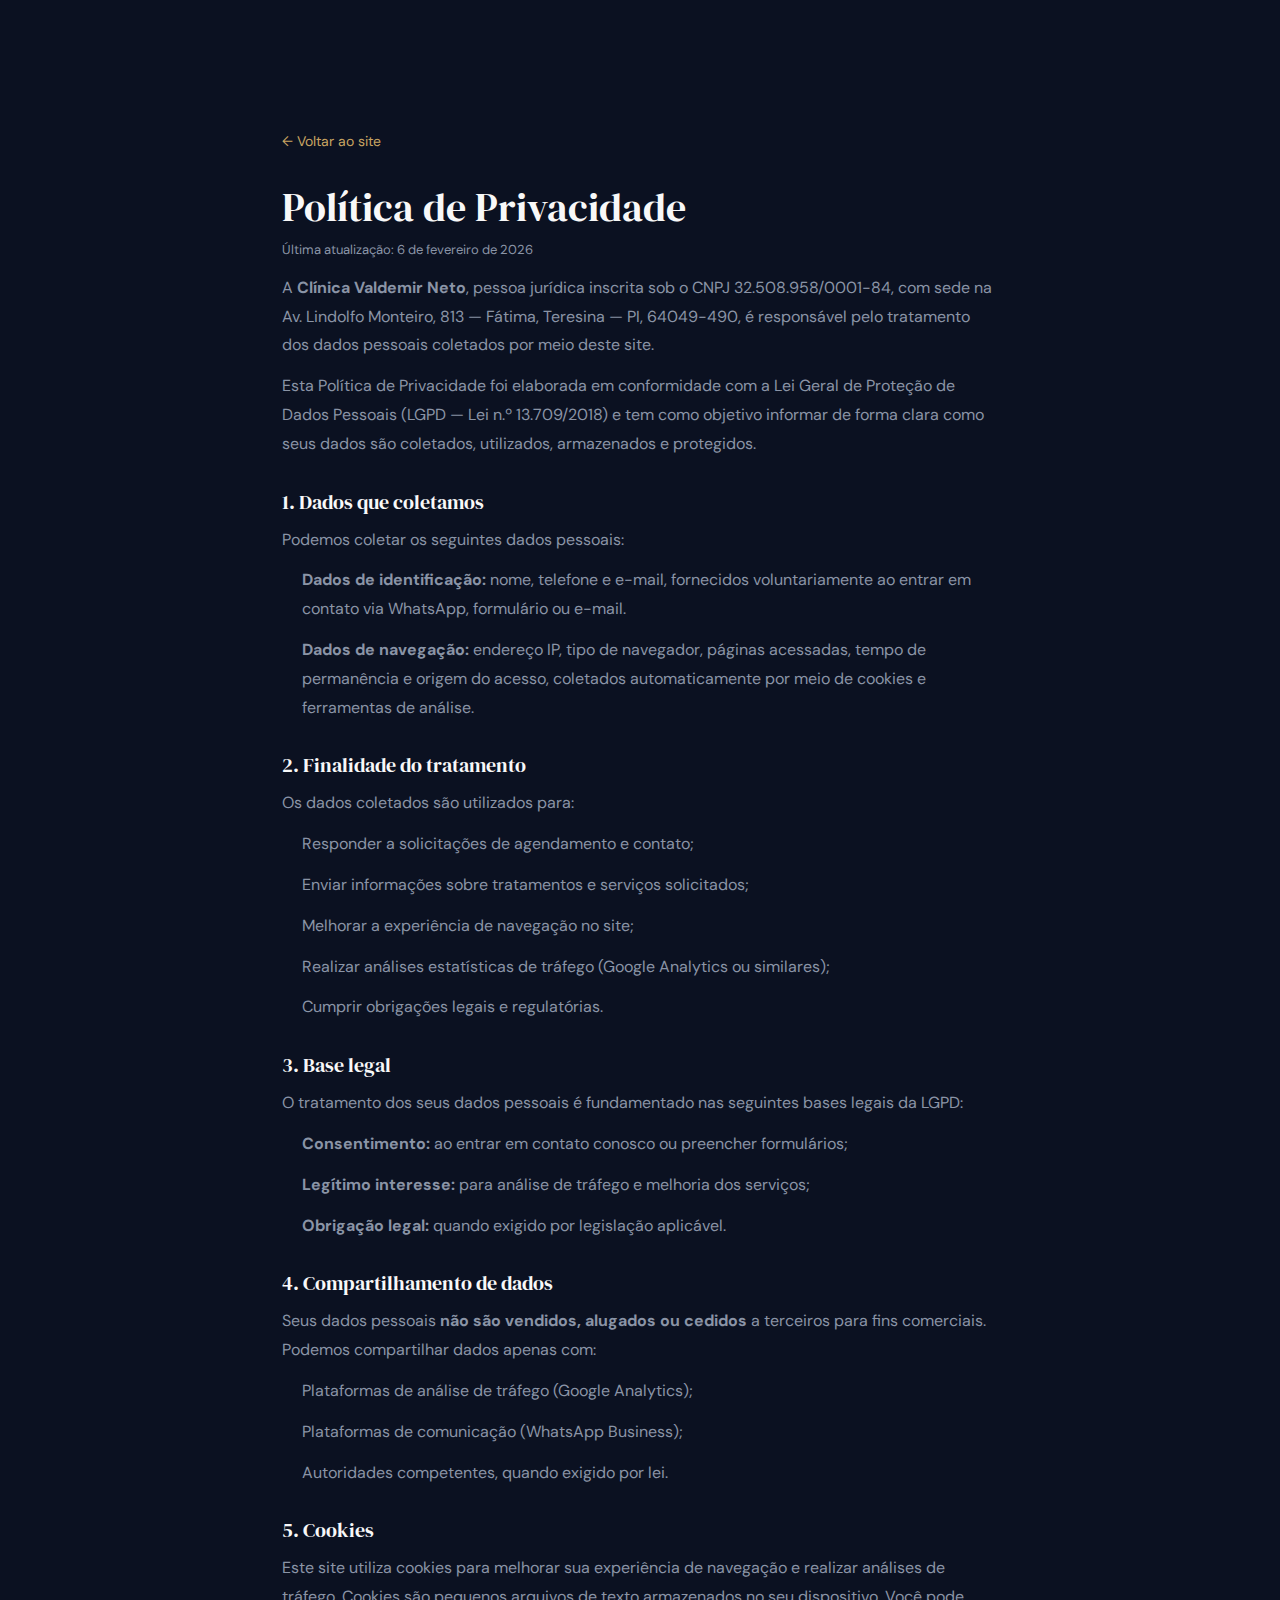
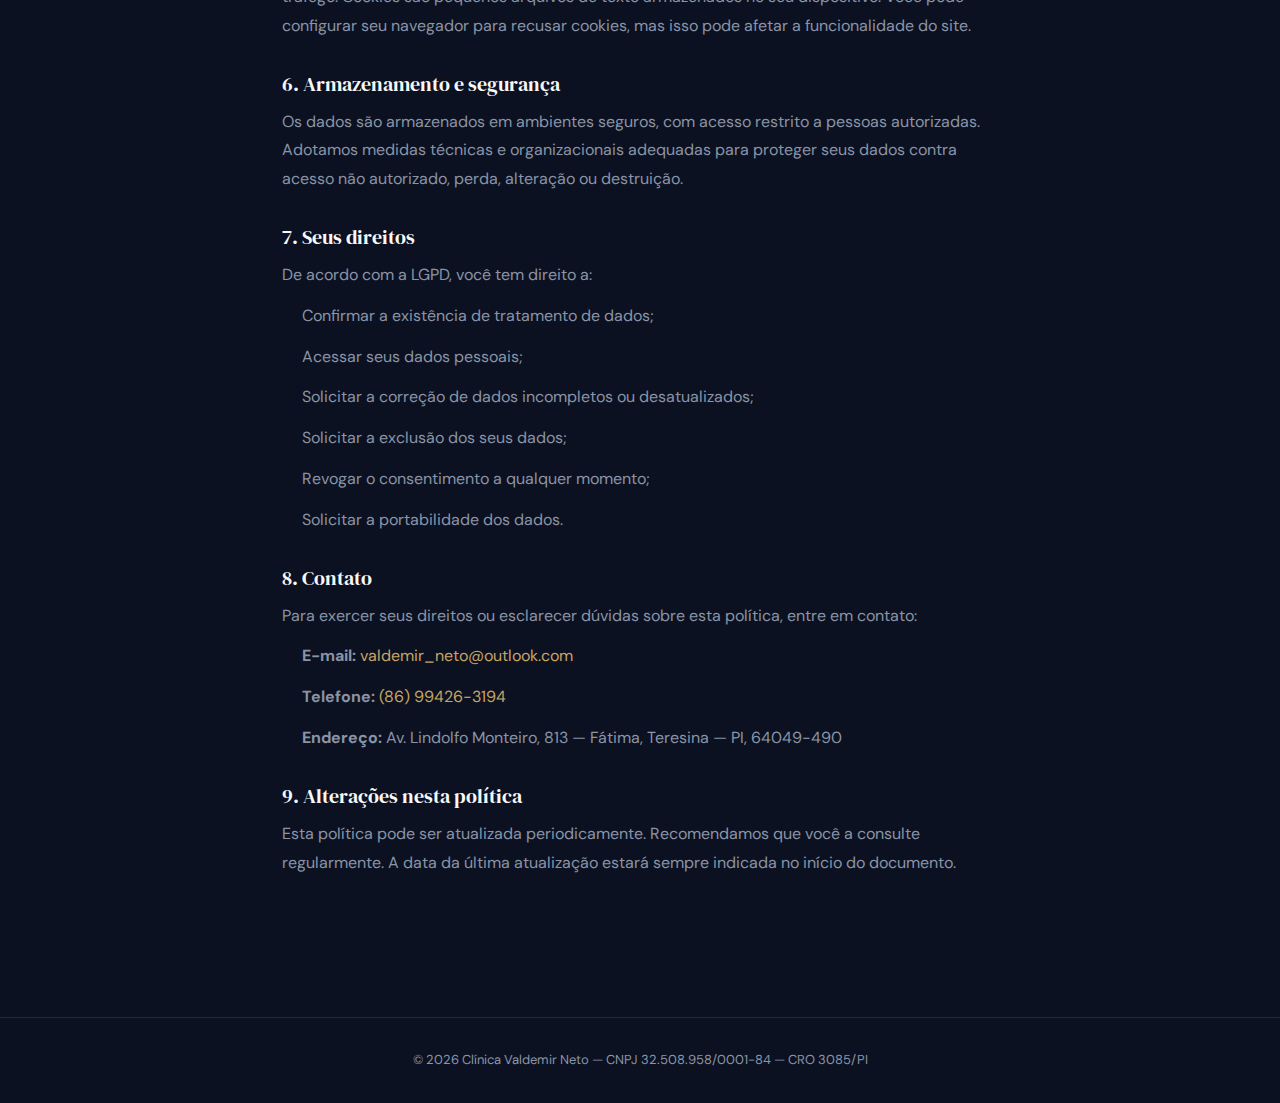
<file: politica-de-privacidade.html>
<!DOCTYPE html>
<html lang="pt-BR">
<head>
  <meta charset="UTF-8">
  <meta name="viewport" content="width=device-width, initial-scale=1.0">
  <title>Política de Privacidade — Clínica Valdemir Neto</title>
  <meta name="description" content="Política de Privacidade da Clínica Valdemir Neto. Saiba como coletamos, usamos e protegemos seus dados pessoais.">
  <link rel="preconnect" href="https://fonts.googleapis.com">
  <link rel="preconnect" href="https://fonts.gstatic.com" crossorigin>
  <link href="https://fonts.googleapis.com/css2?family=DM+Serif+Display:ital@0;1&family=DM+Sans:wght@400;500;700&display=swap" rel="stylesheet">
  <link rel="stylesheet" href="./style.css">
  <style>
    .legal { padding: var(--section-py) 0; }
    .legal__container { max-width: 780px; margin: 0 auto; padding: 0 var(--container-px); }
    .legal__back { display: inline-block; color: var(--color-primary); text-decoration: none; font-size: 0.875rem; margin-bottom: 2rem; transition: opacity 0.2s; }
    .legal__back:hover { opacity: 0.7; }
    .legal__title { font-family: var(--font-heading); font-size: clamp(1.75rem, 4vw, 2.5rem); color: var(--color-text); margin-bottom: 0.5rem; }
    .legal__updated { font-size: 0.8125rem; color: var(--color-text-muted); margin-bottom: 2.5rem; }
    .legal__container h2 { font-family: var(--font-heading); font-size: 1.25rem; color: var(--color-text); margin: 2rem 0 0.75rem; }
    .legal__container p, .legal__container li { color: var(--color-text-muted); line-height: 1.8; margin-bottom: 0.75rem; }
    .legal__container ul { padding-left: 1.25rem; margin-bottom: 1rem; }
    .legal__container a { color: var(--color-primary); }
  </style>
</head>
<body>
  <main class="legal">
    <div class="legal__container">
      <a href="./index.html" class="legal__back">&larr; Voltar ao site</a>
      <h1 class="legal__title">Política de Privacidade</h1>
      <p class="legal__updated">Última atualização: 6 de fevereiro de 2026</p>

      <p>A <strong>Clínica Valdemir Neto</strong>, pessoa jurídica inscrita sob o CNPJ 32.508.958/0001-84, com sede na Av. Lindolfo Monteiro, 813 — Fátima, Teresina — PI, 64049-490, é responsável pelo tratamento dos dados pessoais coletados por meio deste site.</p>

      <p>Esta Política de Privacidade foi elaborada em conformidade com a Lei Geral de Proteção de Dados Pessoais (LGPD — Lei n.º 13.709/2018) e tem como objetivo informar de forma clara como seus dados são coletados, utilizados, armazenados e protegidos.</p>

      <h2>1. Dados que coletamos</h2>
      <p>Podemos coletar os seguintes dados pessoais:</p>
      <ul>
        <li><strong>Dados de identificação:</strong> nome, telefone e e-mail, fornecidos voluntariamente ao entrar em contato via WhatsApp, formulário ou e-mail.</li>
        <li><strong>Dados de navegação:</strong> endereço IP, tipo de navegador, páginas acessadas, tempo de permanência e origem do acesso, coletados automaticamente por meio de cookies e ferramentas de análise.</li>
      </ul>

      <h2>2. Finalidade do tratamento</h2>
      <p>Os dados coletados são utilizados para:</p>
      <ul>
        <li>Responder a solicitações de agendamento e contato;</li>
        <li>Enviar informações sobre tratamentos e serviços solicitados;</li>
        <li>Melhorar a experiência de navegação no site;</li>
        <li>Realizar análises estatísticas de tráfego (Google Analytics ou similares);</li>
        <li>Cumprir obrigações legais e regulatórias.</li>
      </ul>

      <h2>3. Base legal</h2>
      <p>O tratamento dos seus dados pessoais é fundamentado nas seguintes bases legais da LGPD:</p>
      <ul>
        <li><strong>Consentimento:</strong> ao entrar em contato conosco ou preencher formulários;</li>
        <li><strong>Legítimo interesse:</strong> para análise de tráfego e melhoria dos serviços;</li>
        <li><strong>Obrigação legal:</strong> quando exigido por legislação aplicável.</li>
      </ul>

      <h2>4. Compartilhamento de dados</h2>
      <p>Seus dados pessoais <strong>não são vendidos, alugados ou cedidos</strong> a terceiros para fins comerciais. Podemos compartilhar dados apenas com:</p>
      <ul>
        <li>Plataformas de análise de tráfego (Google Analytics);</li>
        <li>Plataformas de comunicação (WhatsApp Business);</li>
        <li>Autoridades competentes, quando exigido por lei.</li>
      </ul>

      <h2>5. Cookies</h2>
      <p>Este site utiliza cookies para melhorar sua experiência de navegação e realizar análises de tráfego. Cookies são pequenos arquivos de texto armazenados no seu dispositivo. Você pode configurar seu navegador para recusar cookies, mas isso pode afetar a funcionalidade do site.</p>

      <h2>6. Armazenamento e segurança</h2>
      <p>Os dados são armazenados em ambientes seguros, com acesso restrito a pessoas autorizadas. Adotamos medidas técnicas e organizacionais adequadas para proteger seus dados contra acesso não autorizado, perda, alteração ou destruição.</p>

      <h2>7. Seus direitos</h2>
      <p>De acordo com a LGPD, você tem direito a:</p>
      <ul>
        <li>Confirmar a existência de tratamento de dados;</li>
        <li>Acessar seus dados pessoais;</li>
        <li>Solicitar a correção de dados incompletos ou desatualizados;</li>
        <li>Solicitar a exclusão dos seus dados;</li>
        <li>Revogar o consentimento a qualquer momento;</li>
        <li>Solicitar a portabilidade dos dados.</li>
      </ul>

      <h2>8. Contato</h2>
      <p>Para exercer seus direitos ou esclarecer dúvidas sobre esta política, entre em contato:</p>
      <ul>
        <li><strong>E-mail:</strong> <a href="mailto:valdemir_neto@outlook.com">valdemir_neto@outlook.com</a></li>
        <li><strong>Telefone:</strong> <a href="tel:+5586994263194">(86) 99426-3194</a></li>
        <li><strong>Endereço:</strong> Av. Lindolfo Monteiro, 813 — Fátima, Teresina — PI, 64049-490</li>
      </ul>

      <h2>9. Alterações nesta política</h2>
      <p>Esta política pode ser atualizada periodicamente. Recomendamos que você a consulte regularmente. A data da última atualização estará sempre indicada no início do documento.</p>
    </div>
  </main>

  <footer class="footer">
    <div class="container">
      <p>&copy; <span id="year"></span> Clínica Valdemir Neto — CNPJ 32.508.958/0001-84 — CRO 3085/PI</p>
    </div>
  </footer>

  <script>document.getElementById('year').textContent = new Date().getFullYear();</script>
</body>
</html>
</file>
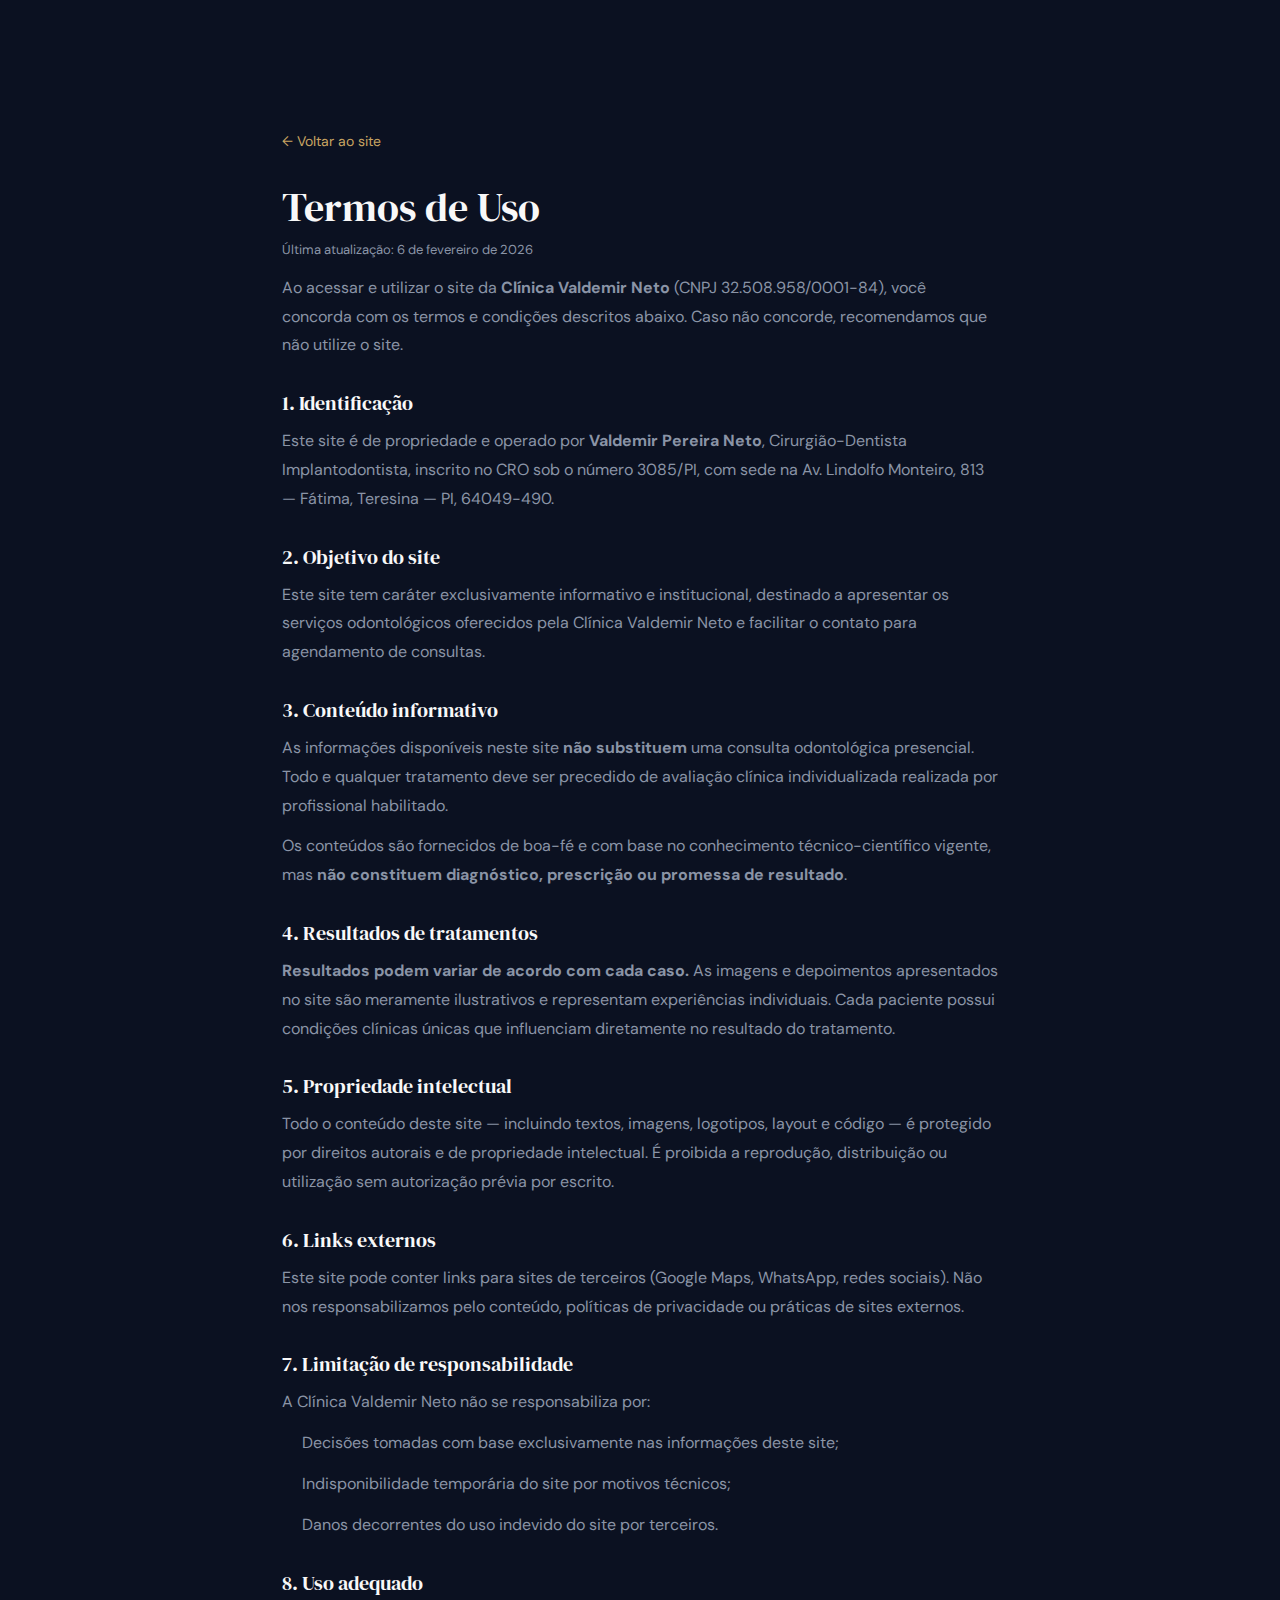
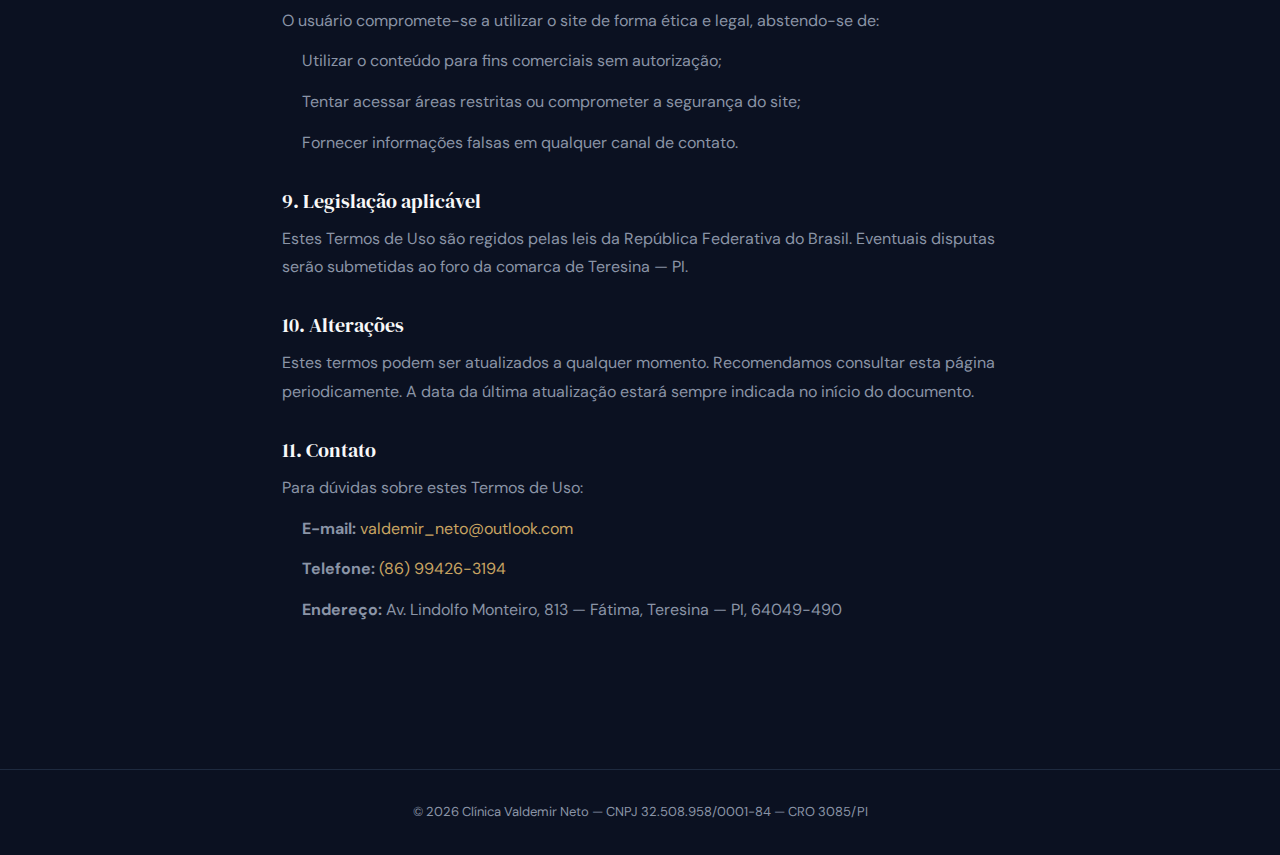
<file: termos-de-uso.html>
<!DOCTYPE html>
<html lang="pt-BR">
<head>
  <meta charset="UTF-8">
  <meta name="viewport" content="width=device-width, initial-scale=1.0">
  <title>Termos de Uso — Clínica Valdemir Neto</title>
  <meta name="description" content="Termos de Uso do site da Clínica Valdemir Neto. Condições de uso, responsabilidades e direitos.">
  <link rel="preconnect" href="https://fonts.googleapis.com">
  <link rel="preconnect" href="https://fonts.gstatic.com" crossorigin>
  <link href="https://fonts.googleapis.com/css2?family=DM+Serif+Display:ital@0;1&family=DM+Sans:wght@400;500;700&display=swap" rel="stylesheet">
  <link rel="stylesheet" href="./style.css">
  <style>
    .legal { padding: var(--section-py) 0; }
    .legal__container { max-width: 780px; margin: 0 auto; padding: 0 var(--container-px); }
    .legal__back { display: inline-block; color: var(--color-primary); text-decoration: none; font-size: 0.875rem; margin-bottom: 2rem; transition: opacity 0.2s; }
    .legal__back:hover { opacity: 0.7; }
    .legal__title { font-family: var(--font-heading); font-size: clamp(1.75rem, 4vw, 2.5rem); color: var(--color-text); margin-bottom: 0.5rem; }
    .legal__updated { font-size: 0.8125rem; color: var(--color-text-muted); margin-bottom: 2.5rem; }
    .legal__container h2 { font-family: var(--font-heading); font-size: 1.25rem; color: var(--color-text); margin: 2rem 0 0.75rem; }
    .legal__container p, .legal__container li { color: var(--color-text-muted); line-height: 1.8; margin-bottom: 0.75rem; }
    .legal__container ul { padding-left: 1.25rem; margin-bottom: 1rem; }
    .legal__container a { color: var(--color-primary); }
  </style>
</head>
<body>
  <main class="legal">
    <div class="legal__container">
      <a href="./index.html" class="legal__back">&larr; Voltar ao site</a>
      <h1 class="legal__title">Termos de Uso</h1>
      <p class="legal__updated">Última atualização: 6 de fevereiro de 2026</p>

      <p>Ao acessar e utilizar o site da <strong>Clínica Valdemir Neto</strong> (CNPJ 32.508.958/0001-84), você concorda com os termos e condições descritos abaixo. Caso não concorde, recomendamos que não utilize o site.</p>

      <h2>1. Identificação</h2>
      <p>Este site é de propriedade e operado por <strong>Valdemir Pereira Neto</strong>, Cirurgião-Dentista Implantodontista, inscrito no CRO sob o número 3085/PI, com sede na Av. Lindolfo Monteiro, 813 — Fátima, Teresina — PI, 64049-490.</p>

      <h2>2. Objetivo do site</h2>
      <p>Este site tem caráter exclusivamente informativo e institucional, destinado a apresentar os serviços odontológicos oferecidos pela Clínica Valdemir Neto e facilitar o contato para agendamento de consultas.</p>

      <h2>3. Conteúdo informativo</h2>
      <p>As informações disponíveis neste site <strong>não substituem</strong> uma consulta odontológica presencial. Todo e qualquer tratamento deve ser precedido de avaliação clínica individualizada realizada por profissional habilitado.</p>
      <p>Os conteúdos são fornecidos de boa-fé e com base no conhecimento técnico-científico vigente, mas <strong>não constituem diagnóstico, prescrição ou promessa de resultado</strong>.</p>

      <h2>4. Resultados de tratamentos</h2>
      <p><strong>Resultados podem variar de acordo com cada caso.</strong> As imagens e depoimentos apresentados no site são meramente ilustrativos e representam experiências individuais. Cada paciente possui condições clínicas únicas que influenciam diretamente no resultado do tratamento.</p>

      <h2>5. Propriedade intelectual</h2>
      <p>Todo o conteúdo deste site — incluindo textos, imagens, logotipos, layout e código — é protegido por direitos autorais e de propriedade intelectual. É proibida a reprodução, distribuição ou utilização sem autorização prévia por escrito.</p>

      <h2>6. Links externos</h2>
      <p>Este site pode conter links para sites de terceiros (Google Maps, WhatsApp, redes sociais). Não nos responsabilizamos pelo conteúdo, políticas de privacidade ou práticas de sites externos.</p>

      <h2>7. Limitação de responsabilidade</h2>
      <p>A Clínica Valdemir Neto não se responsabiliza por:</p>
      <ul>
        <li>Decisões tomadas com base exclusivamente nas informações deste site;</li>
        <li>Indisponibilidade temporária do site por motivos técnicos;</li>
        <li>Danos decorrentes do uso indevido do site por terceiros.</li>
      </ul>

      <h2>8. Uso adequado</h2>
      <p>O usuário compromete-se a utilizar o site de forma ética e legal, abstendo-se de:</p>
      <ul>
        <li>Utilizar o conteúdo para fins comerciais sem autorização;</li>
        <li>Tentar acessar áreas restritas ou comprometer a segurança do site;</li>
        <li>Fornecer informações falsas em qualquer canal de contato.</li>
      </ul>

      <h2>9. Legislação aplicável</h2>
      <p>Estes Termos de Uso são regidos pelas leis da República Federativa do Brasil. Eventuais disputas serão submetidas ao foro da comarca de Teresina — PI.</p>

      <h2>10. Alterações</h2>
      <p>Estes termos podem ser atualizados a qualquer momento. Recomendamos consultar esta página periodicamente. A data da última atualização estará sempre indicada no início do documento.</p>

      <h2>11. Contato</h2>
      <p>Para dúvidas sobre estes Termos de Uso:</p>
      <ul>
        <li><strong>E-mail:</strong> <a href="mailto:valdemir_neto@outlook.com">valdemir_neto@outlook.com</a></li>
        <li><strong>Telefone:</strong> <a href="tel:+5586994263194">(86) 99426-3194</a></li>
        <li><strong>Endereço:</strong> Av. Lindolfo Monteiro, 813 — Fátima, Teresina — PI, 64049-490</li>
      </ul>
    </div>
  </main>

  <footer class="footer">
    <div class="container">
      <p>&copy; <span id="year"></span> Clínica Valdemir Neto — CNPJ 32.508.958/0001-84 — CRO 3085/PI</p>
    </div>
  </footer>

  <script>document.getElementById('year').textContent = new Date().getFullYear();</script>
</body>
</html>
</file>
<file: style.css>
/* ==========================================
   CUSTOM PROPERTIES
   Clinica Valdemir Neto — Dark Mode Premium
   Fontes: DM Serif Display + DM Sans
   ========================================== */

:root {
  --font-heading: 'DM Serif Display', serif;
  --font-body: 'DM Sans', sans-serif;

  --color-bg: #0B1121;
  --color-bg-elevated: #111B2E;
  --color-text: #F8F8F8;
  --color-text-muted: #8A94A6;
  --color-primary: #C8A461;
  --color-primary-hover: #D4B77A;
  --color-border: #1E2A3F;
  --color-error: #ef4444;
  --color-success: #10b981;

  --section-py: clamp(4rem, 10vw, 8rem);
  --container-px: clamp(1.25rem, 5vw, 2rem);
  --container-max: 1200px;
}

/* ==========================================
   RESET
   ========================================== */

*,
*::before,
*::after {
  box-sizing: border-box;
  margin: 0;
  padding: 0;
}

html {
  scroll-behavior: smooth;
  -webkit-text-size-adjust: 100%;
}

body {
  min-height: 100vh;
  font-family: var(--font-body);
  font-size: 1rem;
  line-height: 1.6;
  color: var(--color-text);
  background: var(--color-bg);
  -webkit-font-smoothing: antialiased;
  -moz-osx-font-smoothing: grayscale;
}

h1, h2, h3, h4, h5, h6 {
  font-family: var(--font-heading);
  line-height: 1.15;
  font-weight: 400;
}

img, picture, video, canvas, svg {
  display: block;
  max-width: 100%;
  height: auto;
}

input, button, textarea, select {
  font: inherit;
}

button {
  cursor: pointer;
  border: none;
  background: none;
}

a {
  color: inherit;
  text-decoration: none;
}

ul, ol {
  list-style: none;
}

blockquote {
  margin: 0;
}

/* ==========================================
   LAYOUT
   ========================================== */

.container {
  width: 100%;
  max-width: var(--container-max);
  margin: 0 auto;
  padding-left: var(--container-px);
  padding-right: var(--container-px);
}

.section {
  padding-top: var(--section-py);
  padding-bottom: var(--section-py);
  contain: layout paint;
}

/* ==========================================
   SECAO 1: HERO
   Split Assimetrico 60/40
   Headline >150px | Dark Mode | Hover Lift
   ========================================== */

.hero {
  min-height: 100vh;
  min-height: 100dvh;
  display: flex;
  align-items: center;
  position: relative;
  overflow: hidden;
  background: var(--color-bg);
}

.hero__inner {
  width: 100%;
  max-width: var(--container-max);
  margin: 0 auto;
  padding-left: var(--container-px);
  padding-right: var(--container-px);
  display: grid;
  grid-template-columns: 1fr;
  gap: 3rem;
  align-items: center;
}

.hero__content {
  padding-top: clamp(6rem, 15vh, 10rem);
  padding-bottom: clamp(3rem, 8vh, 6rem);
}

.hero__tag {
  display: inline-block;
  font-family: var(--font-body);
  font-size: 0.8125rem;
  font-weight: 500;
  letter-spacing: 0.15em;
  text-transform: uppercase;
  color: var(--color-primary);
  margin-bottom: 1.5rem;
  position: relative;
  padding-left: 2rem;
}

.hero__tag::before {
  content: '';
  position: absolute;
  left: 0;
  top: 50%;
  width: 1.25rem;
  height: 1px;
  background: var(--color-primary);
}

.hero__headline {
  font-size: clamp(2.75rem, 8vw, 5.5rem);
  line-height: 1.05;
  color: var(--color-text);
  margin-bottom: 1.5rem;
  letter-spacing: -0.02em;
}

.hero__headline em {
  font-style: italic;
  color: var(--color-primary);
}

.hero__sub {
  font-size: clamp(1rem, 1.5vw, 1.25rem);
  line-height: 1.7;
  color: var(--color-text-muted);
  max-width: 480px;
  margin-bottom: 2.5rem;
}

.hero__cta {
  display: inline-block;
  font-family: var(--font-body);
  font-size: 0.9375rem;
  font-weight: 700;
  letter-spacing: 0.05em;
  text-transform: uppercase;
  color: var(--color-bg);
  background: var(--color-primary);
  padding: 1.125rem 2.5rem;
  min-height: 48px;
  border-radius: 0;
  transition: transform 0.3s cubic-bezier(0.34, 1.56, 0.64, 1),
              box-shadow 0.3s ease,
              background 0.3s ease;
}

.hero__cta:hover {
  transform: translateY(-3px);
  background: var(--color-primary-hover);
  box-shadow: 0 8px 30px rgba(200, 164, 97, 0.25);
}

.hero__cta:active {
  transform: translateY(-1px);
}

.hero__microcopy {
  display: block;
  font-family: var(--font-body);
  font-size: 0.75rem;
  color: var(--color-text-muted);
  margin-top: 1rem;
}

/* Visual — foto Dr. Valdemir */
.hero__visual {
  position: relative;
  display: none;
  height: 100%;
  min-height: 400px;
  align-items: center;
  justify-content: center;
}

.hero__img {
  width: clamp(280px, 22vw, 380px);
  height: clamp(280px, 22vw, 380px);
  object-fit: cover;
  object-position: center top;
  border-radius: 50%;
  border: 2px solid rgba(200, 164, 97, 0.2);
  position: relative;
  z-index: 1;
}

.hero__img-glow {
  position: absolute;
  top: 50%;
  left: 50%;
  transform: translate(-50%, -50%);
  width: 80%;
  height: 80%;
  border-radius: 50%;
  background: radial-gradient(circle, rgba(200, 164, 97, 0.12), transparent 70%);
  z-index: 0;
  animation: heroGlow 6s ease-in-out infinite;
}

@keyframes heroGlow {
  0%, 100% { opacity: 0.6; transform: translate(-50%, -50%) scale(1); }
  50% { opacity: 1; transform: translate(-50%, -50%) scale(1.05); }
}

@media (min-width: 768px) {
  .hero__inner {
    grid-template-columns: 60% 40%;
    min-height: 100vh;
    min-height: 100dvh;
  }

  .hero__content {
    padding-top: 0;
    padding-bottom: 0;
  }

  .hero__visual {
    display: flex;
  }

  .hero__microcopy {
    display: none;
  }
}

@media (min-width: 1024px) {
  .hero__headline {
    font-size: clamp(3.5rem, 5.5vw, 5rem);
  }
}

/* ==========================================
   SECAO 2: O PROBLEMA
   Progressive Reveal | Stagger | Container Narrow
   ========================================== */

.problema {
  background: var(--color-bg-elevated);
}

.problema__container {
  width: 100%;
  max-width: 720px;
  margin: 0 auto;
  padding-left: var(--container-px);
  padding-right: var(--container-px);
}

.problema__eyebrow {
  font-family: var(--font-body);
  font-size: 0.8125rem;
  font-weight: 500;
  letter-spacing: 0.15em;
  text-transform: uppercase;
  color: var(--color-primary);
  margin-bottom: 1rem;
}

.problema__title {
  font-size: clamp(1.75rem, 4vw, 2.75rem);
  color: var(--color-text);
  margin-bottom: 3rem;
  max-width: 600px;
}

.problema__list {
  display: flex;
  flex-direction: column;
  gap: 1.25rem;
  margin-bottom: 3rem;
}

.problema__item {
  display: flex;
  align-items: flex-start;
  gap: 1rem;
  font-size: clamp(1rem, 1.5vw, 1.125rem);
  line-height: 1.6;
  color: var(--color-text-muted);
}

.problema__marker {
  flex-shrink: 0;
  width: 8px;
  height: 8px;
  margin-top: 0.5rem;
  border-radius: 50%;
  background: var(--color-primary);
  opacity: 0.6;
}

.problema__closing {
  font-family: var(--font-heading);
  font-size: clamp(1.25rem, 2.5vw, 1.5rem);
  line-height: 1.5;
  color: var(--color-text);
  border-left: 2px solid var(--color-primary);
  padding-left: 1.5rem;
}

/* ==========================================
   SECAO 3: A SOLUCAO
   Split Vertical com Overlap
   Texto com Gradiente | Sticky Element
   ========================================== */

.solucao {
  background: var(--color-bg);
}

.solucao__inner {
  display: grid;
  grid-template-columns: 1fr;
  gap: clamp(2rem, 5vw, 4rem);
  align-items: start;
}

.solucao__visual {
  width: clamp(240px, 50vw, 340px);
  height: clamp(240px, 50vw, 340px);
  border-radius: 50%;
  position: relative;
  overflow: hidden;
  margin: 0 auto;
  border: 2px solid rgba(200, 164, 97, 0.2);
}

.solucao__img {
  width: 100%;
  height: 100%;
  object-fit: cover;
  object-position: center top;
  border-radius: 50%;
}

.solucao__title {
  font-size: clamp(1.75rem, 3.5vw, 2.5rem);
  line-height: 1.15;
  margin-bottom: 2rem;
  background: linear-gradient(135deg, #F8F8F8 0%, #C8A461 100%);
  -webkit-background-clip: text;
  background-clip: text;
  -webkit-text-fill-color: transparent;
}

.solucao__text {
  font-size: clamp(1rem, 1.5vw, 1.125rem);
  line-height: 1.8;
  color: var(--color-text-muted);
  margin-bottom: 1.5rem;
}

.solucao__text--emphasis {
  color: var(--color-text);
  font-weight: 500;
  margin-bottom: 0;
}

@media (min-width: 768px) {
  .solucao__inner {
    grid-template-columns: 45% 55%;
  }

  .solucao__visual {
    width: clamp(280px, 20vw, 380px);
    height: clamp(280px, 20vw, 380px);
    position: sticky;
    top: 50%;
    transform: translateY(-50%);
    margin: 0;
  }
}

/* ==========================================
   SECAO 4: ESPECIALIDADES
   Bento Box | Hover Reveal | Selective Color
   ========================================== */

.especialidades {
  background: var(--color-bg-elevated);
}

.especialidades__header {
  text-align: center;
  margin-bottom: clamp(3rem, 6vw, 4rem);
}

.especialidades__eyebrow {
  font-family: var(--font-body);
  font-size: 0.8125rem;
  font-weight: 500;
  letter-spacing: 0.15em;
  text-transform: uppercase;
  color: var(--color-primary);
  margin-bottom: 1rem;
}

.especialidades__title {
  font-size: clamp(1.75rem, 4vw, 2.75rem);
  color: var(--color-text);
}

.especialidades__grid {
  display: grid;
  grid-template-columns: 1fr;
  gap: clamp(0.75rem, 1.5vw, 1rem);
}

.especialidades__card {
  background: var(--color-bg);
  border: 1px solid var(--color-border);
  border-radius: 4px;
  padding: clamp(1.5rem, 3vw, 2.5rem);
  min-height: 200px;
  display: flex;
  flex-direction: column;
  justify-content: flex-end;
  position: relative;
  transition: border-color 0.3s ease;
}

.especialidades__card--destaque {
  min-height: 240px;
}

.especialidades__card--destaque::before {
  content: '';
  position: absolute;
  top: 0;
  left: clamp(1.5rem, 3vw, 2.5rem);
  width: 40px;
  height: 2px;
  background: var(--color-primary);
}

.especialidades__card:hover {
  border-color: rgba(200, 164, 97, 0.3);
}

.especialidades__number {
  position: absolute;
  top: 1.5rem;
  right: 1.5rem;
  font-family: var(--font-body);
  font-size: 0.75rem;
  color: rgba(200, 164, 97, 0.2);
}

.especialidades__card-title {
  font-size: clamp(1.25rem, 2vw, 1.5rem);
  color: var(--color-text);
  margin-bottom: 0.75rem;
}

.especialidades__card-title--accent {
  color: var(--color-primary);
}

.especialidades__card-desc {
  font-family: var(--font-body);
  font-size: 0.9375rem;
  line-height: 1.6;
  color: var(--color-text-muted);
}

/* Mobile: all descriptions visible */
@media (max-width: 767px) {
  .especialidades__card {
    min-height: auto;
  }

  .especialidades__card-desc {
    max-height: none !important;
    opacity: 1 !important;
    overflow: visible !important;
  }
}

/* Desktop hover reveal for non-destaque cards */
@media (min-width: 768px) {
  .especialidades__grid {
    grid-template-columns: repeat(2, 1fr);
  }

  .especialidades__card--span2 {
    grid-column: span 2;
  }

}

@media (min-width: 1024px) {
  .especialidades__grid {
    grid-template-columns: repeat(3, 1fr);
  }

  .especialidades__card--span2 {
    grid-column: span 2;
  }

  .especialidades__card--full {
    grid-column: span 3;
    max-width: 400px;
  }
}

/* ==========================================
   SECAO 5: POR QUE NOS
   Floating Cards | Glassmorphism | Mouse Parallax
   ========================================== */

.porque {
  background: var(--color-bg);
  position: relative;
  overflow: hidden;
}

.porque__bg-circle {
  position: absolute;
  border-radius: 50%;
  z-index: 0;
  pointer-events: none;
}

.porque__bg-circle--1 {
  top: 10%;
  left: -5%;
  width: 300px;
  height: 300px;
  background: radial-gradient(circle, rgba(200, 164, 97, 0.06), transparent);
}

.porque__bg-circle--2 {
  bottom: 10%;
  right: -5%;
  width: 250px;
  height: 250px;
  background: radial-gradient(circle, rgba(200, 164, 97, 0.04), transparent);
}

.porque__wrapper {
  position: relative;
  z-index: 1;
}

.porque__title {
  font-size: clamp(1.75rem, 4vw, 2.75rem);
  color: var(--color-text);
  line-height: 1.15;
  max-width: 600px;
  margin-bottom: clamp(3rem, 6vw, 5rem);
}

.porque__grid {
  display: grid;
  grid-template-columns: 1fr;
  gap: clamp(1.5rem, 3vw, 2rem);
}

.porque__card {
  background: rgba(17, 27, 46, 0.6);
  backdrop-filter: blur(20px);
  -webkit-backdrop-filter: blur(20px);
  border: 1px solid rgba(200, 164, 97, 0.1);
  border-radius: 8px;
  padding: clamp(2rem, 4vw, 3rem);
  transition: border-color 0.3s ease, transform 0.3s ease-out;
}

.porque__card:hover {
  border-color: rgba(200, 164, 97, 0.25);
}

.porque__card-title {
  font-family: var(--font-body);
  font-size: 1.125rem;
  font-weight: 700;
  color: var(--color-primary);
  margin-bottom: 0.75rem;
  letter-spacing: 0.02em;
}

.porque__card-text {
  font-family: var(--font-body);
  font-size: 0.9375rem;
  line-height: 1.7;
  color: var(--color-text-muted);
}

@media (min-width: 768px) {
  .porque__grid {
    grid-template-columns: repeat(2, 1fr);
  }

  .porque__card--1 { transform: translateY(0); }
  .porque__card--2 { transform: translateY(20px); }
  .porque__card--3 { transform: translateY(-10px); }
  .porque__card--4 { transform: translateY(30px); }
}

@media (min-width: 1024px) {
  .porque__card--1,
  .porque__card--3 {
    animation: subtleFloat 7s ease-in-out infinite;
  }

  .porque__card--2,
  .porque__card--4 {
    animation: subtleFloat2 9s ease-in-out infinite 1s;
  }
}

@keyframes subtleFloat {
  0%, 100% { transform: translateY(var(--base-y, 0px)); }
  50% { transform: translateY(calc(var(--base-y, 0px) - 6px)); }
}

@keyframes subtleFloat2 {
  0%, 100% { transform: translateY(var(--base-y, 0px)); }
  50% { transform: translateY(calc(var(--base-y, 0px) - 4px)); }
}

/* ==========================================
   SECAO 6: COMO FUNCIONA
   Scroll Storytelling | Counter Animation | Draw SVG
   ========================================== */

.steps {
  background: var(--color-bg-elevated);
}

.steps__container {
  width: 100%;
  max-width: 900px;
  margin: 0 auto;
  padding-left: var(--container-px);
  padding-right: var(--container-px);
}

.steps__header {
  text-align: center;
  margin-bottom: clamp(3rem, 7vw, 5rem);
}

.steps__eyebrow {
  font-family: var(--font-body);
  font-size: 0.8125rem;
  font-weight: 500;
  letter-spacing: 0.15em;
  text-transform: uppercase;
  color: var(--color-primary);
  margin-bottom: 1rem;
}

.steps__title {
  font-size: clamp(1.75rem, 4vw, 2.75rem);
  color: var(--color-text);
}

.steps__list {
  display: flex;
  flex-direction: column;
  position: relative;
}

.steps__line {
  position: absolute;
  left: 28px;
  top: 0;
  bottom: 0;
  width: 1px;
  background: linear-gradient(to bottom, transparent, var(--color-primary), var(--color-primary), transparent);
  opacity: 0.3;
}

.steps__line-fill {
  width: 100%;
  height: 100%;
  background: var(--color-primary);
  clip-path: inset(0 0 100% 0);
  transition: clip-path 1.5s ease;
}

.steps.is-visible .steps__line-fill {
  clip-path: inset(0 0 0% 0);
}

.steps__item {
  display: flex;
  gap: clamp(1.5rem, 3vw, 2.5rem);
  margin-bottom: clamp(3rem, 6vw, 4rem);
  position: relative;
}

.steps__item:last-child {
  margin-bottom: 0;
}

.steps__number {
  flex-shrink: 0;
  width: 56px;
  height: 56px;
  display: flex;
  align-items: center;
  justify-content: center;
  background: var(--color-bg-elevated);
  border: 1px solid rgba(200, 164, 97, 0.3);
  border-radius: 50%;
  font-family: var(--font-heading);
  font-size: 1.25rem;
  color: var(--color-primary);
  position: relative;
  z-index: 1;
  transition: transform 0.3s ease, border-color 0.3s ease;
}

.steps__number:hover {
  transform: scale(1.05);
  border-color: var(--color-primary);
}

.steps__item-title {
  font-size: clamp(1.25rem, 2.5vw, 1.75rem);
  color: var(--color-text);
  margin-bottom: 0.75rem;
}

.steps__item-text {
  font-family: var(--font-body);
  font-size: clamp(0.9375rem, 1.5vw, 1.0625rem);
  line-height: 1.7;
  color: var(--color-text-muted);
}

@media (min-width: 768px) {
  .steps__line {
    left: 50px;
  }

  .steps__number {
    width: 100px;
    height: 100px;
    font-size: 2rem;
  }
}

/* ==========================================
   SECAO 7: DEPOIMENTOS
   Carousel Infinite | Hover Lift | Noise Texture
   ========================================== */

.depoimentos {
  background: var(--color-bg);
}

.depoimentos__eyebrow {
  font-family: var(--font-body);
  font-size: 0.8125rem;
  font-weight: 500;
  letter-spacing: 0.15em;
  text-transform: uppercase;
  color: var(--color-primary);
  text-align: center;
  margin-bottom: clamp(2rem, 4vw, 3rem);
}

.depoimentos__carousel {
  overflow: hidden;
  width: 100%;
}

.depoimentos__track {
  display: flex;
  gap: 1rem;
  animation: autoScroll 30s linear infinite;
}

.depoimentos__track:hover {
  animation-play-state: paused;
}

.depoimentos__track.is-paused {
  animation-play-state: paused;
}

@keyframes autoScroll {
  0% { transform: translateX(0); }
  100% { transform: translateX(-50%); }
}

.depoimentos__card {
  flex-shrink: 0;
  width: clamp(300px, 40vw, 420px);
  background: var(--color-bg-elevated);
  background-image: url("data:image/svg+xml,%3Csvg viewBox='0 0 256 256' xmlns='http://www.w3.org/2000/svg'%3E%3Cfilter id='n'%3E%3CfeTurbulence type='fractalNoise' baseFrequency='0.9' numOctaves='4' stitchTiles='stitch'/%3E%3C/filter%3E%3Crect width='100%25' height='100%25' filter='url(%23n)' opacity='0.03'/%3E%3C/svg%3E");
  border: 1px solid var(--color-border);
  border-radius: 4px;
  padding: clamp(2rem, 3vw, 2.5rem);
  display: flex;
  flex-direction: column;
  justify-content: space-between;
  min-height: 220px;
  position: relative;
  transition: transform 0.3s ease, box-shadow 0.3s ease, border-color 0.3s ease;
}

.depoimentos__card:hover {
  transform: translateY(-4px);
  box-shadow: 0 12px 24px rgba(0, 0, 0, 0.2);
  border-color: rgba(200, 164, 97, 0.2);
}

.depoimentos__quote {
  position: relative;
  margin-bottom: 1.5rem;
}

.depoimentos__quote::before {
  content: '\201C';
  font-family: var(--font-heading);
  font-size: 3rem;
  color: rgba(200, 164, 97, 0.3);
  position: absolute;
  top: -0.5rem;
  left: -0.25rem;
  line-height: 1;
}

.depoimentos__quote p {
  font-family: var(--font-heading);
  font-size: clamp(1rem, 1.5vw, 1.125rem);
  font-style: italic;
  line-height: 1.7;
  color: var(--color-text);
  padding-left: 1.5rem;
}

.depoimentos__author {
  font-family: var(--font-body);
  font-size: 0.875rem;
  font-weight: 500;
  font-style: normal;
  color: var(--color-text-muted);
}

@media (max-width: 767px) {
  .depoimentos__track {
    gap: 1rem;
  }

  .depoimentos__card {
    width: 300px;
  }
}

@media (min-width: 768px) {
  .depoimentos__track {
    gap: 1.5rem;
  }
}

/* ==========================================
   SECAO 8: FAQ
   Reveal on Demand | Clip Reveal | Asymmetric Padding
   ========================================== */

.faq {
  background: var(--color-bg-elevated);
}

.faq__inner {
  display: grid;
  grid-template-columns: 1fr;
  gap: 2rem;
}

.faq__title {
  font-size: clamp(1.75rem, 4vw, 2.75rem);
  color: var(--color-text);
  margin-bottom: 2rem;
}

.faq__item {
  border-bottom: 1px solid var(--color-border);
}

.faq__question {
  width: 100%;
  display: flex;
  justify-content: space-between;
  align-items: center;
  gap: 1rem;
  padding: 1.5rem 0;
  min-height: 48px;
  font-family: var(--font-body);
  font-size: clamp(1rem, 1.5vw, 1.125rem);
  font-weight: 500;
  color: var(--color-text);
  text-align: left;
  cursor: pointer;
  transition: color 0.2s ease;
}

.faq__question:hover {
  color: var(--color-primary);
}

.faq__icon {
  flex-shrink: 0;
  font-family: var(--font-body);
  font-size: 1.5rem;
  font-weight: 300;
  color: var(--color-primary);
  transition: transform 0.3s ease;
  line-height: 1;
}

.faq__item.is-open .faq__icon {
  transform: rotate(45deg);
}

.faq__answer {
  max-height: 0;
  opacity: 0;
  overflow: hidden;
  clip-path: inset(0 0 100% 0);
  transition: max-height 0.4s cubic-bezier(0.25, 1, 0.5, 1),
              opacity 0.3s ease,
              clip-path 0.4s cubic-bezier(0.25, 1, 0.5, 1);
}

.faq__item.is-open .faq__answer {
  max-height: 300px;
  opacity: 1;
  clip-path: inset(0 0 0% 0);
}

.faq__answer p {
  font-family: var(--font-body);
  font-size: 0.9375rem;
  line-height: 1.7;
  color: var(--color-text-muted);
  padding-top: 0;
  padding-bottom: 1.5rem;
}

@media (min-width: 768px) {
  .faq__inner {
    grid-template-columns: 40% 60%;
    gap: clamp(2rem, 5vw, 4rem);
  }

  .faq__heading {
    position: sticky;
    top: clamp(2rem, 5vw, 4rem);
    align-self: start;
  }

  .faq__title {
    margin-bottom: 0;
  }

  .faq__list {
    padding-left: clamp(1rem, 3vw, 2rem);
  }
}

/* ==========================================
   LOCALIZACAO — Google Maps Embed
   ========================================== */

.localizacao {
  background: var(--color-bg);
}

.localizacao__eyebrow {
  font-family: var(--font-body);
  font-size: 0.75rem;
  font-weight: 700;
  letter-spacing: 0.15em;
  text-transform: uppercase;
  color: var(--color-primary);
  margin-bottom: 1rem;
}

.localizacao__title {
  font-size: clamp(1.75rem, 4vw, 2.75rem);
  line-height: 1.15;
  color: var(--color-text);
  margin-bottom: 2.5rem;
  max-width: 600px;
}

.localizacao__wrapper {
  display: grid;
  grid-template-columns: 1fr;
  gap: 2rem;
}

.localizacao__info {
  display: flex;
  flex-direction: column;
  justify-content: center;
  gap: 1.5rem;
}

.localizacao__address {
  font-family: var(--font-body);
  font-size: clamp(1rem, 1.5vw, 1.25rem);
  line-height: 1.7;
  color: var(--color-text-muted);
}

.localizacao__link {
  display: inline-block;
  font-family: var(--font-body);
  font-size: 0.875rem;
  font-weight: 700;
  letter-spacing: 0.05em;
  text-transform: uppercase;
  color: var(--color-primary);
  border-bottom: 2px solid var(--color-primary);
  padding-bottom: 0.25rem;
  transition: color 0.2s ease, border-color 0.2s ease;
  width: fit-content;
}

.localizacao__link:hover {
  color: var(--color-primary-hover);
  border-color: var(--color-primary-hover);
}

.localizacao__map {
  border-radius: 8px;
  overflow: hidden;
  border: 1px solid var(--color-border);
}

.localizacao__map iframe {
  display: block;
  width: 100%;
  min-height: 300px;
}

@media (min-width: 768px) {
  .localizacao__wrapper {
    grid-template-columns: 35% 65%;
    gap: clamp(2rem, 4vw, 4rem);
  }

  .localizacao__map iframe {
    min-height: 400px;
  }
}

/* ==========================================
   SECAO 9: CTA FINAL
   Hero Dominante | Headline Full Width | Gradiente Animado
   ========================================== */

.cta-final {
  background: var(--color-bg);
  min-height: 70vh;
  display: flex;
  align-items: center;
  justify-content: center;
  text-align: center;
  position: relative;
  overflow: hidden;
}

.cta-final__bg {
  position: absolute;
  inset: 0;
  z-index: 0;
  background: radial-gradient(ellipse at 20% 50%, rgba(200, 164, 97, 0.08) 0%, transparent 50%),
              radial-gradient(ellipse at 80% 50%, rgba(200, 164, 97, 0.05) 0%, transparent 50%);
  background-size: 200% 200%;
  animation: ctaGradient 15s ease infinite;
}

@keyframes ctaGradient {
  0% { background-position: 0% 50%; }
  50% { background-position: 100% 50%; }
  100% { background-position: 0% 50%; }
}

.cta-final__content {
  position: relative;
  z-index: 1;
  max-width: 900px;
}

.cta-final__title {
  font-size: clamp(2rem, 5vw, 3.5rem);
  line-height: 1.1;
  color: var(--color-text);
  margin-bottom: 1.5rem;
}

.cta-final__sub {
  font-family: var(--font-body);
  font-size: clamp(1rem, 1.5vw, 1.25rem);
  line-height: 1.7;
  color: var(--color-text-muted);
  max-width: 600px;
  margin: 0 auto 2.5rem auto;
}

.cta-final__btn {
  display: inline-block;
  font-family: var(--font-body);
  font-size: 0.9375rem;
  font-weight: 700;
  letter-spacing: 0.05em;
  text-transform: uppercase;
  color: var(--color-bg);
  background: var(--color-primary);
  padding: 1.125rem 2.5rem;
  min-height: 48px;
  border-radius: 0;
  transition: transform 0.3s cubic-bezier(0.34, 1.56, 0.64, 1),
              box-shadow 0.3s ease,
              background 0.3s ease;
}

.cta-final__btn:hover {
  transform: translateY(-3px);
  background: var(--color-primary-hover);
  box-shadow: 0 8px 30px rgba(200, 164, 97, 0.25);
}

.cta-final__btn:active {
  transform: translateY(-1px);
}

/* ==========================================
   FOOTER
   ========================================== */

.footer {
  padding: 2rem 0;
  text-align: center;
  font-size: 0.8125rem;
  color: var(--color-text-muted);
  background: var(--color-bg);
  border-top: 1px solid var(--color-border);
}

/* ==========================================
   WHATSAPP FAB
   ========================================== */

.whatsapp-fab {
  position: fixed;
  bottom: 1.5rem;
  right: 1.5rem;
  z-index: 999;
  width: 56px;
  height: 56px;
  border-radius: 50%;
  background: #25D366;
  box-shadow: 0 4px 16px rgba(0, 0, 0, 0.3);
  display: flex;
  align-items: center;
  justify-content: center;
  transition: transform 0.3s ease, box-shadow 0.3s ease, opacity 0.3s ease;
  animation: fabPulse 3s ease-in-out infinite;
}

.whatsapp-fab:hover {
  transform: scale(1.1);
  box-shadow: 0 6px 20px rgba(37, 211, 102, 0.4);
}

.whatsapp-fab.is-hidden {
  opacity: 0;
  pointer-events: none;
}

.whatsapp-fab svg {
  width: 28px;
  height: 28px;
}

@keyframes fabPulse {
  0%, 100% { box-shadow: 0 4px 16px rgba(0, 0, 0, 0.3); }
  50% { box-shadow: 0 4px 16px rgba(37, 211, 102, 0.5); }
}

/* ==========================================
   UTILITIES
   ========================================== */

.sr-only {
  position: absolute;
  width: 1px;
  height: 1px;
  padding: 0;
  margin: -1px;
  overflow: hidden;
  clip: rect(0, 0, 0, 0);
  white-space: nowrap;
  border: 0;
}
</file>
<file: dentista/style.css>
/* ==========================================
   CUSTOM PROPERTIES
   Dentista em Teresina — Clínica Valdemir Neto
   Fontes: DM Serif Display + DM Sans
   ========================================== */

:root {
  --font-heading: 'DM Serif Display', serif;
  --font-body: 'DM Sans', sans-serif;

  --color-bg: #0B1121;
  --color-bg-elevated: #111B2E;
  --color-text: #F8F8F8;
  --color-text-muted: #8A94A6;
  --color-primary: #C8A461;
  --color-primary-hover: #D4B77A;
  --color-border: #1E2A3F;
  --color-error: #ef4444;
  --color-success: #10b981;

  --section-py: clamp(4rem, 10vw, 8rem);
  --container-px: clamp(1.25rem, 5vw, 2rem);
  --container-max: 1200px;
}

/* ==========================================
   RESET
   ========================================== */

*,
*::before,
*::after {
  box-sizing: border-box;
  margin: 0;
  padding: 0;
}

html {
  scroll-behavior: smooth;
  -webkit-text-size-adjust: 100%;
}

body {
  min-height: 100vh;
  font-family: var(--font-body);
  font-size: 1rem;
  line-height: 1.6;
  color: var(--color-text);
  background: var(--color-bg);
  -webkit-font-smoothing: antialiased;
  -moz-osx-font-smoothing: grayscale;
}

h1, h2, h3, h4, h5, h6 {
  font-family: var(--font-heading);
  line-height: 1.15;
  font-weight: 400;
}

img, picture, video, canvas, svg {
  display: block;
  max-width: 100%;
  height: auto;
}

input, button, textarea, select {
  font: inherit;
}

button {
  cursor: pointer;
  border: none;
  background: none;
}

a {
  color: inherit;
  text-decoration: none;
}

ul, ol {
  list-style: none;
}

blockquote {
  margin: 0;
}

/* ==========================================
   LAYOUT
   ========================================== */

.container {
  width: 100%;
  max-width: var(--container-max);
  margin: 0 auto;
  padding-left: var(--container-px);
  padding-right: var(--container-px);
}

.section {
  padding-top: var(--section-py);
  padding-bottom: var(--section-py);
  contain: layout paint;
}

/* ==========================================
   SEÇÃO 1: HERO
   Imersivo Centralizado
   Headline Gigante | Dot Grid | Fade-in Stagger
   ========================================== */

.hero {
  min-height: 100vh;
  min-height: 100dvh;
  display: flex;
  align-items: flex-start;
  position: relative;
  overflow: hidden;
  background: var(--color-bg);
}

.hero__inner {
  width: 100%;
  max-width: var(--container-max);
  margin: 0 auto;
  padding-left: var(--container-px);
  padding-right: var(--container-px);
  display: grid;
  grid-template-columns: 1fr;
  gap: 2rem;
  align-items: center;
  z-index: 1;
}

.hero__dots {
  position: absolute;
  inset: 0;
  background-image: radial-gradient(rgba(200, 164, 97, 0.12) 1px, transparent 1px);
  background-size: 40px 40px;
  z-index: 0;
}

.hero__glow {
  position: absolute;
  top: 50%;
  left: 50%;
  transform: translate(-50%, -50%);
  width: 600px;
  height: 600px;
  border-radius: 50%;
  background: radial-gradient(circle, rgba(200, 164, 97, 0.08), transparent 70%);
  z-index: 0;
  animation: heroGlow 8s ease-in-out infinite;
}

@keyframes heroGlow {
  0%, 100% { opacity: 0.6; transform: translate(-50%, -50%) scale(1); }
  50% { opacity: 1; transform: translate(-50%, -50%) scale(1.1); }
}

.hero__content {
  position: relative;
  z-index: 1;
  padding-top: clamp(4rem, 8vh, 6rem);
  text-align: center;
}

.hero__eyebrow {
  font-family: var(--font-body);
  font-size: 0.8125rem;
  font-weight: 500;
  letter-spacing: 0.15em;
  text-transform: uppercase;
  color: var(--color-primary);
  margin-bottom: 1.5rem;
  opacity: 0;
  animation: fadeInUp 0.8s ease forwards 0.2s;
}

.hero__headline {
  font-size: clamp(2.5rem, 7vw, 5rem);
  line-height: 1.08;
  color: var(--color-text);
  letter-spacing: -0.02em;
  margin-bottom: 1.5rem;
  opacity: 0;
  animation: fadeInUp 0.8s ease forwards 0.4s;
}

.hero__headline em {
  font-style: italic;
  color: var(--color-primary);
}

.hero__sub {
  font-size: clamp(1rem, 1.5vw, 1.25rem);
  line-height: 1.7;
  color: var(--color-text-muted);
  max-width: 600px;
  margin: 0 auto 2.5rem auto;
  opacity: 0;
  animation: fadeInUp 0.8s ease forwards 0.6s;
}

.hero__cta {
  display: inline-block;
  font-family: var(--font-body);
  font-size: 0.9375rem;
  font-weight: 700;
  letter-spacing: 0.05em;
  text-transform: uppercase;
  color: var(--color-bg);
  background: var(--color-primary);
  padding: 1.125rem 2.5rem;
  min-height: 48px;
  border-radius: 0;
  transition: transform 0.3s cubic-bezier(0.34, 1.56, 0.64, 1),
              box-shadow 0.3s ease,
              background 0.3s ease;
  opacity: 0;
  animation: fadeInUp 0.8s ease forwards 0.8s;
}

.hero__cta:hover {
  transform: translateY(-3px);
  background: var(--color-primary-hover);
  box-shadow: 0 8px 30px rgba(200, 164, 97, 0.25);
}

.hero__cta:active {
  transform: translateY(-1px);
}

@keyframes fadeInUp {
  from { opacity: 0; transform: translateY(20px); }
  to { opacity: 1; transform: translateY(0); }
}

.hero__visual {
  position: relative;
  display: flex;
  align-items: center;
  justify-content: center;
  width: 100%;
  padding-bottom: 3rem;
  opacity: 0;
  animation: fadeInUp 0.8s ease forwards 1s;
}

.hero__img {
  width: clamp(260px, 75vw, 400px);
  height: clamp(260px, 75vw, 400px);
  object-fit: cover;
  object-position: center top;
  border-radius: 12px;
  border: 2px solid rgba(200, 164, 97, 0.2);
  position: relative;
  z-index: 1;
}

.hero__img-glow {
  position: absolute;
  top: 50%;
  left: 50%;
  transform: translate(-50%, -50%);
  width: 100%;
  height: 100%;
  border-radius: 16px;
  background: radial-gradient(circle, rgba(200, 164, 97, 0.1), transparent 70%);
  z-index: 0;
  animation: solucaoGlow 6s ease-in-out infinite;
}

@media (min-width: 768px) {
  .hero {
    align-items: center;
  }
  .hero__inner {
    grid-template-columns: 55% 45%;
    gap: 4rem;
    min-height: 100vh;
    min-height: 100dvh;
  }
  .hero__content {
    text-align: left;
    padding-top: 0;
  }
  .hero__sub {
    margin-left: 0;
  }
  .hero__visual {
    padding-bottom: 0;
  }
  .hero__img {
    width: clamp(280px, 35vw, 500px);
    height: clamp(280px, 35vw, 500px);
  }
}

/* ==========================================
   SEÇÃO 2: O PROBLEMA
   Card Row Horizontal
   Scroll Snap | Selective Opacity | Stagger
   ========================================== */

.problema {
  background: var(--color-bg-elevated);
}

.problema__eyebrow {
  font-family: var(--font-body);
  font-size: 0.8125rem;
  font-weight: 500;
  letter-spacing: 0.15em;
  text-transform: uppercase;
  color: var(--color-primary);
  margin-bottom: 1rem;
}

.problema__title {
  font-size: clamp(1.75rem, 4vw, 2.75rem);
  color: var(--color-text);
  max-width: 700px;
  margin-bottom: clamp(2rem, 4vw, 3rem);
}

.problema__grid {
  display: grid;
  grid-template-columns: 1fr;
  gap: 1rem;
  padding: 0 var(--container-px);
  max-width: var(--container-max);
  margin: 0 auto clamp(2rem, 4vw, 3rem) auto;
}

.problema__card {
  background: var(--color-bg);
  border: 1px solid var(--color-border);
  border-radius: 4px;
  padding: clamp(1.5rem, 3vw, 2rem);
  position: relative;
  transition: border-color 0.3s ease;
}

.problema__card:hover {
  border-color: rgba(200, 164, 97, 0.3);
}

.problema__icon {
  display: block;
  font-family: var(--font-body);
  font-size: 0.75rem;
  font-weight: 700;
  color: var(--color-primary);
  opacity: 0.4;
  margin-bottom: 1rem;
  letter-spacing: 0.05em;
}

.problema__card p {
  font-size: clamp(0.9375rem, 1.5vw, 1.0625rem);
  line-height: 1.6;
  color: var(--color-text-muted);
}

.problema__closing {
  font-family: var(--font-heading);
  font-size: clamp(1.125rem, 2.5vw, 1.375rem);
  line-height: 1.5;
  color: var(--color-text);
  border-left: 2px solid var(--color-primary);
  padding-left: 1.5rem;
  max-width: 700px;
}

@media (min-width: 768px) {
  .problema__grid {
    grid-template-columns: repeat(2, 1fr);
  }
}

@media (min-width: 1024px) {
  .problema__grid {
    grid-template-columns: repeat(4, 1fr);
  }
}

/* ==========================================
   SEÇÃO 3: A SOLUÇÃO
   Editorial Magazine
   Texto 2 colunas | Drop Cap | Pull Quote
   ========================================== */

.solucao {
  background: var(--color-bg);
}

.solucao__inner {
  display: grid;
  grid-template-columns: 1fr;
  gap: clamp(2rem, 5vw, 3.5rem);
  align-items: center;
}

.solucao__visual {
  position: relative;
  width: clamp(200px, 50vw, 280px);
  height: clamp(200px, 50vw, 280px);
  margin: 0 auto;
}

.solucao__img {
  width: 100%;
  height: 100%;
  object-fit: cover;
  object-position: center top;
  border-radius: 12px;
  border: 2px solid rgba(200, 164, 97, 0.2);
  position: relative;
  z-index: 1;
}

.solucao__img-glow {
  position: absolute;
  top: 50%;
  left: 50%;
  transform: translate(-50%, -50%);
  width: 120%;
  height: 120%;
  border-radius: 16px;
  background: radial-gradient(circle, rgba(200, 164, 97, 0.1), transparent 70%);
  z-index: 0;
  animation: solucaoGlow 6s ease-in-out infinite;
}

@keyframes solucaoGlow {
  0%, 100% { opacity: 0.5; transform: translate(-50%, -50%) scale(1); }
  50% { opacity: 1; transform: translate(-50%, -50%) scale(1.05); }
}

.solucao__title {
  font-size: clamp(1.75rem, 4vw, 2.75rem);
  color: var(--color-text);
  margin-bottom: 2rem;
}

.solucao__title em {
  font-style: italic;
  color: var(--color-primary);
}

.solucao__text {
  font-size: clamp(1rem, 1.5vw, 1.125rem);
  line-height: 1.8;
  color: var(--color-text-muted);
  margin-bottom: 1.5rem;
}

.solucao__text:last-child {
  margin-bottom: 0;
}

.solucao__text--dropcap::first-letter {
  font-family: var(--font-heading);
  font-size: 3.5em;
  float: left;
  line-height: 0.8;
  margin-right: 0.1em;
  margin-top: 0.05em;
  color: var(--color-primary);
}

.solucao__text--highlight {
  color: var(--color-text);
  font-weight: 500;
  padding-left: 1.5rem;
  border-left: 2px solid var(--color-primary);
}

@media (min-width: 768px) {
  .solucao__inner {
    grid-template-columns: 35% 1fr;
    gap: clamp(3rem, 5vw, 5rem);
  }

  .solucao__visual {
    width: clamp(240px, 22vw, 320px);
    height: clamp(240px, 22vw, 320px);
    margin: 0;
  }
}

/* ==========================================
   SEÇÃO 4: ESPECIALIDADES
   Scroll Horizontal com Snap
   Large Cards | Hover Scale | Número gigante
   ========================================== */

.especialidades {
  background: var(--color-bg-elevated);
}

.especialidades__eyebrow {
  font-family: var(--font-body);
  font-size: 0.8125rem;
  font-weight: 500;
  letter-spacing: 0.15em;
  text-transform: uppercase;
  color: var(--color-primary);
  margin-bottom: 1rem;
}

.especialidades__heading {
  font-size: clamp(1.75rem, 4vw, 2.75rem);
  color: var(--color-text);
  margin-bottom: clamp(2rem, 5vw, 3.5rem);
  max-width: 600px;
}

.especialidades__grid {
  display: grid;
  grid-template-columns: 1fr;
  gap: clamp(1rem, 2vw, 1.5rem);
  padding: 0 var(--container-px);
  max-width: var(--container-max);
  margin: 0 auto;
}

.especialidades__card {
  background: var(--color-bg);
  border: 1px solid var(--color-border);
  border-radius: 4px;
  padding: clamp(2rem, 3vw, 2.5rem);
  position: relative;
  overflow: hidden;
  display: flex;
  flex-direction: column;
  transition: border-color 0.3s ease, transform 0.3s ease;
}

.especialidades__card:hover {
  border-color: rgba(200, 164, 97, 0.3);
}

.especialidades__number {
  position: absolute;
  bottom: -0.5rem;
  right: 0.5rem;
  font-family: var(--font-heading);
  font-size: clamp(5rem, 10vw, 7rem);
  color: rgba(200, 164, 97, 0.05);
  line-height: 1;
  pointer-events: none;
  z-index: 0;
}

.especialidades__badge {
  display: inline-block;
  font-family: var(--font-body);
  font-size: 0.6875rem;
  font-weight: 700;
  letter-spacing: 0.08em;
  text-transform: uppercase;
  color: var(--color-bg);
  background: var(--color-primary);
  padding: 0.25rem 0.75rem;
  border-radius: 2px;
  margin-bottom: 1.25rem;
  width: fit-content;
  position: relative;
  z-index: 1;
}

.especialidades__card-title {
  font-size: clamp(1.25rem, 2vw, 1.5rem);
  color: var(--color-primary);
  margin-bottom: 0.5rem;
  position: relative;
  z-index: 1;
}

.especialidades__card-sub {
  font-family: var(--font-heading);
  font-size: clamp(0.9375rem, 1.2vw, 1rem);
  font-style: italic;
  color: var(--color-text);
  margin-bottom: 1rem;
  position: relative;
  z-index: 1;
}

.especialidades__card-desc {
  font-family: var(--font-body);
  font-size: 0.9375rem;
  line-height: 1.6;
  color: var(--color-text-muted);
  position: relative;
  z-index: 1;
  margin-top: auto;
}

@media (min-width: 768px) {
  .especialidades__grid {
    grid-template-columns: repeat(2, 1fr);
  }
}

@media (min-width: 1024px) {
  .especialidades__grid {
    grid-template-columns: repeat(3, 1fr);
  }

  .especialidades__card {
    min-height: 320px;
  }

  .especialidades__card:hover {
    transform: translateY(-4px);
  }
}

/* ==========================================
   SEÇÃO 5: POR QUE NÓS
   Stats + Editorial
   Counter Animado | Grid Assimétrico
   ========================================== */

.porque {
  background: var(--color-bg);
}

.porque__title {
  font-size: clamp(1.75rem, 4vw, 2.75rem);
  color: var(--color-text);
  max-width: 700px;
  margin-bottom: clamp(3rem, 6vw, 5rem);
}

.porque__grid {
  display: grid;
  grid-template-columns: 1fr;
  gap: clamp(2.5rem, 5vw, 3rem);
}

.porque__stat {
  display: block;
  font-family: var(--font-heading);
  font-size: clamp(3rem, 6vw, 4.5rem);
  color: var(--color-primary);
  line-height: 1;
  margin-bottom: 0.25rem;
}

.porque__stat::after {
  content: '+';
}

.porque__stat-icon {
  display: block;
  font-size: clamp(3rem, 6vw, 4.5rem);
  color: var(--color-primary);
  line-height: 1;
  margin-bottom: 0.25rem;
}

.porque__stat-label {
  display: block;
  font-family: var(--font-body);
  font-size: 0.75rem;
  font-weight: 500;
  letter-spacing: 0.1em;
  text-transform: uppercase;
  color: var(--color-text-muted);
  margin-bottom: 1.25rem;
}

.porque__item-title {
  font-family: var(--font-body);
  font-size: 1.125rem;
  font-weight: 700;
  color: var(--color-text);
  margin-bottom: 0.5rem;
}

.porque__item-text {
  font-size: 0.9375rem;
  line-height: 1.7;
  color: var(--color-text-muted);
}

@media (min-width: 768px) {
  .porque__grid {
    grid-template-columns: repeat(3, 1fr);
    gap: clamp(2rem, 4vw, 4rem);
  }
}

/* ==========================================
   SEÇÃO 6: COMO FUNCIONA
   Timeline Horizontal
   Connector Line | Badge Number | Hover Lift
   ========================================== */

.steps {
  background: var(--color-bg-elevated);
}

.steps__eyebrow {
  font-family: var(--font-body);
  font-size: 0.8125rem;
  font-weight: 500;
  letter-spacing: 0.15em;
  text-transform: uppercase;
  color: var(--color-primary);
  text-align: center;
  margin-bottom: 1rem;
}

.steps__title {
  font-size: clamp(1.75rem, 4vw, 2.75rem);
  color: var(--color-text);
  text-align: center;
  max-width: 600px;
  margin: 0 auto clamp(3rem, 6vw, 5rem) auto;
}

.steps__timeline {
  display: grid;
  grid-template-columns: 1fr;
  gap: 2rem;
  position: relative;
}

.steps__line {
  display: none;
}

.steps__item {
  text-align: center;
  position: relative;
  transition: transform 0.3s ease;
}

.steps__item:hover {
  transform: translateY(-4px);
}

.steps__badge {
  width: 56px;
  height: 56px;
  display: flex;
  align-items: center;
  justify-content: center;
  margin: 0 auto 1.25rem auto;
  border: 1px solid rgba(200, 164, 97, 0.3);
  border-radius: 50%;
  font-family: var(--font-heading);
  font-size: 1.25rem;
  color: var(--color-primary);
  transition: border-color 0.3s ease;
}

.steps__item:hover .steps__badge {
  border-color: var(--color-primary);
}

.steps__item-title {
  font-size: clamp(1.125rem, 2vw, 1.375rem);
  color: var(--color-text);
  margin-bottom: 0.75rem;
}

.steps__item-text {
  font-size: 0.9375rem;
  line-height: 1.7;
  color: var(--color-text-muted);
  max-width: 320px;
  margin: 0 auto;
}

@media (min-width: 768px) {
  .steps__timeline {
    grid-template-columns: repeat(3, 1fr);
    gap: clamp(2rem, 4vw, 3rem);
  }

  .steps__line {
    display: block;
    position: absolute;
    top: 28px;
    left: calc(16.666% + 28px);
    right: calc(16.666% + 28px);
    height: 1px;
    background: linear-gradient(to right, transparent, var(--color-primary), var(--color-primary), transparent);
    opacity: 0.3;
    z-index: 0;
  }

  .steps__badge {
    position: relative;
    z-index: 1;
    background: var(--color-bg-elevated);
  }
}

/* ==========================================
   SEÇÃO 7: DEPOIMENTOS
   Stacked Full-Width Quotes
   Large Quotation Mark | Alternating Alignment
   ========================================== */

.depoimentos {
  background: var(--color-bg);
}

.depoimentos__eyebrow {
  font-family: var(--font-body);
  font-size: 0.8125rem;
  font-weight: 500;
  letter-spacing: 0.15em;
  text-transform: uppercase;
  color: var(--color-primary);
  margin-bottom: clamp(2rem, 5vw, 4rem);
}

.depoimentos__stack {
  display: flex;
  flex-direction: column;
  gap: clamp(2rem, 5vw, 3.5rem);
}

.depoimentos__quote {
  max-width: 700px;
  position: relative;
  padding-left: 2rem;
}

.depoimentos__quote::before {
  content: '\201C';
  font-family: var(--font-heading);
  font-size: clamp(4rem, 8vw, 6rem);
  color: rgba(200, 164, 97, 0.15);
  position: absolute;
  top: -1.5rem;
  left: -0.5rem;
  line-height: 1;
  pointer-events: none;
}

.depoimentos__quote p {
  font-family: var(--font-heading);
  font-size: clamp(1.125rem, 2vw, 1.5rem);
  font-style: italic;
  line-height: 1.6;
  color: var(--color-text);
  margin-bottom: 1rem;
}

.depoimentos__author {
  font-family: var(--font-body);
  font-size: 0.875rem;
  font-weight: 500;
  font-style: normal;
  color: var(--color-text-muted);
}

.depoimentos__quote--left {
  align-self: flex-start;
}

.depoimentos__quote--right {
  align-self: flex-start;
}

@media (min-width: 768px) {
  .depoimentos__quote--right {
    align-self: flex-end;
    text-align: right;
    padding-left: 0;
    padding-right: 2rem;
  }

  .depoimentos__quote--right::before {
    left: auto;
    right: -0.5rem;
    content: '\201D';
  }
}

/* ==========================================
   SEÇÃO 8: FAQ
   Accordion Centralizado
   Smooth Expand | Max-width estreito
   ========================================== */

.faq {
  background: var(--color-bg-elevated);
}

.faq__container {
  max-width: 720px;
  margin: 0 auto;
  padding: 0 var(--container-px);
}

.faq__title {
  font-size: clamp(1.75rem, 4vw, 2.75rem);
  color: var(--color-text);
  text-align: center;
  margin-bottom: clamp(2rem, 5vw, 3.5rem);
}

.faq__item {
  border-bottom: 1px solid var(--color-border);
}

.faq__question {
  width: 100%;
  display: flex;
  justify-content: space-between;
  align-items: center;
  gap: 1rem;
  padding: 1.5rem 0;
  min-height: 48px;
  font-family: var(--font-body);
  font-size: clamp(1rem, 1.5vw, 1.125rem);
  font-weight: 500;
  color: var(--color-text);
  text-align: left;
  transition: color 0.2s ease;
}

.faq__question:hover {
  color: var(--color-primary);
}

.faq__icon {
  flex-shrink: 0;
  font-family: var(--font-body);
  font-size: 1.5rem;
  font-weight: 300;
  color: var(--color-primary);
  transition: transform 0.3s ease;
  line-height: 1;
}

.faq__item.is-open .faq__icon {
  transform: rotate(45deg);
}

.faq__answer {
  max-height: 0;
  opacity: 0;
  overflow: hidden;
  clip-path: inset(0 0 100% 0);
  transition: max-height 0.4s cubic-bezier(0.25, 1, 0.5, 1),
              opacity 0.3s ease,
              clip-path 0.4s cubic-bezier(0.25, 1, 0.5, 1);
}

.faq__item.is-open .faq__answer {
  max-height: 300px;
  opacity: 1;
  clip-path: inset(0 0 0% 0);
}

.faq__answer p {
  font-family: var(--font-body);
  font-size: 0.9375rem;
  line-height: 1.7;
  color: var(--color-text-muted);
  padding-bottom: 1.5rem;
}

.faq__answer a {
  color: var(--color-primary);
  text-decoration: underline;
  transition: color 0.2s ease;
}

.faq__answer a:hover {
  color: var(--color-primary-hover);
}

/* ==========================================
   LOCALIZAÇÃO
   ========================================== */

.localizacao {
  background: var(--color-bg);
}

.localizacao__eyebrow {
  font-family: var(--font-body);
  font-size: 0.75rem;
  font-weight: 700;
  letter-spacing: 0.15em;
  text-transform: uppercase;
  color: var(--color-primary);
  margin-bottom: 1rem;
}

.localizacao__title {
  font-size: clamp(1.75rem, 4vw, 2.75rem);
  line-height: 1.15;
  color: var(--color-text);
  margin-bottom: 2.5rem;
  max-width: 600px;
}

.localizacao__wrapper {
  display: grid;
  grid-template-columns: 1fr;
  gap: 2rem;
}

.localizacao__info {
  display: flex;
  flex-direction: column;
  justify-content: center;
  gap: 1.5rem;
}

.localizacao__address {
  font-size: clamp(1rem, 1.5vw, 1.25rem);
  line-height: 1.7;
  color: var(--color-text-muted);
}

.localizacao__link {
  display: inline-block;
  font-family: var(--font-body);
  font-size: 0.875rem;
  font-weight: 700;
  letter-spacing: 0.05em;
  text-transform: uppercase;
  color: var(--color-primary);
  border-bottom: 2px solid var(--color-primary);
  padding-bottom: 0.25rem;
  transition: color 0.2s ease, border-color 0.2s ease;
  width: fit-content;
}

.localizacao__link:hover {
  color: var(--color-primary-hover);
  border-color: var(--color-primary-hover);
}

.localizacao__map {
  border-radius: 8px;
  overflow: hidden;
  border: 1px solid var(--color-border);
}

.localizacao__map iframe {
  display: block;
  width: 100%;
  min-height: 300px;
  border: 0;
}

@media (min-width: 768px) {
  .localizacao__wrapper {
    grid-template-columns: 35% 65%;
    gap: clamp(2rem, 4vw, 4rem);
  }

  .localizacao__map iframe {
    min-height: 400px;
  }
}

/* ==========================================
   SEÇÃO 10: CTA FINAL
   Split CTA
   Texto esquerda | CTA direita | Background texture
   ========================================== */

.cta-final {
  background: var(--color-bg-elevated);
  position: relative;
  overflow: hidden;
}

.cta-final__texture {
  position: absolute;
  inset: 0;
  background-image: radial-gradient(rgba(200, 164, 97, 0.04) 1px, transparent 1px);
  background-size: 24px 24px;
  z-index: 0;
}

.cta-final__inner {
  display: grid;
  grid-template-columns: 1fr;
  gap: 2rem;
  align-items: center;
  position: relative;
  z-index: 1;
}

.cta-final__title {
  font-size: clamp(1.75rem, 4vw, 2.75rem);
  line-height: 1.15;
  color: var(--color-text);
  margin-bottom: 1rem;
}

.cta-final__sub {
  font-size: clamp(1rem, 1.5vw, 1.125rem);
  line-height: 1.7;
  color: var(--color-text-muted);
  max-width: 500px;
}

.cta-final__btn {
  display: inline-block;
  font-family: var(--font-body);
  font-size: 0.9375rem;
  font-weight: 700;
  letter-spacing: 0.05em;
  text-transform: uppercase;
  color: var(--color-bg);
  background: var(--color-primary);
  padding: 1.125rem 2.5rem;
  min-height: 48px;
  border-radius: 0;
  white-space: nowrap;
  transition: transform 0.3s cubic-bezier(0.34, 1.56, 0.64, 1),
              box-shadow 0.3s ease,
              background 0.3s ease;
}

.cta-final__btn:hover {
  transform: translateY(-3px);
  background: var(--color-primary-hover);
  box-shadow: 0 8px 30px rgba(200, 164, 97, 0.25);
}

.cta-final__btn:active {
  transform: translateY(-1px);
}

@media (min-width: 768px) {
  .cta-final__inner {
    grid-template-columns: 1fr auto;
    gap: clamp(2rem, 5vw, 4rem);
  }

  .cta-final__action {
    display: flex;
    align-items: center;
  }
}

/* ==========================================
   FOOTER
   ========================================== */

.footer {
  padding: 3rem 0 2rem;
  font-size: 0.8125rem;
  color: var(--color-text-muted);
  background: var(--color-bg);
  border-top: 1px solid var(--color-border);
}

.footer__grid {
  display: grid;
  grid-template-columns: 1fr;
  gap: 1.5rem;
  margin-bottom: 2rem;
}

.footer__col {
  display: flex;
  flex-direction: column;
  gap: 0.35rem;
}

.footer__brand {
  font-family: var(--font-heading);
  font-size: 1.1rem;
  color: var(--color-text);
  margin-bottom: 0.25rem;
}

.footer__professional {
  color: var(--color-text);
  font-weight: 500;
}

.footer__cro {
  color: var(--color-primary);
  font-size: 0.75rem;
  font-weight: 700;
  letter-spacing: 0.03em;
}

.footer__cnpj {
  font-size: 0.75rem;
}

.footer__col-title {
  color: var(--color-text);
  font-weight: 700;
  font-size: 0.75rem;
  text-transform: uppercase;
  letter-spacing: 0.08em;
  margin-bottom: 0.25rem;
}

.footer__link {
  transition: color 0.2s ease;
}

.footer__link:hover {
  color: var(--color-primary);
}

.footer__bottom {
  padding-top: 1.5rem;
  border-top: 1px solid var(--color-border);
  text-align: center;
  display: flex;
  flex-direction: column;
  gap: 0.5rem;
}

.footer__disclaimer {
  font-size: 0.6875rem;
  font-style: italic;
  opacity: 0.7;
}

@media (min-width: 768px) {
  .footer__grid {
    grid-template-columns: repeat(2, 1fr);
  }
}

@media (min-width: 1024px) {
  .footer__grid {
    grid-template-columns: repeat(4, 1fr);
    gap: 2rem;
  }
}

/* ==========================================
   WHATSAPP FAB
   ========================================== */

.whatsapp-fab {
  position: fixed;
  bottom: 1.5rem;
  right: 1.5rem;
  z-index: 999;
  width: 56px;
  height: 56px;
  border-radius: 50%;
  background: #25D366;
  box-shadow: 0 4px 16px rgba(0, 0, 0, 0.3);
  display: flex;
  align-items: center;
  justify-content: center;
  transition: transform 0.3s ease, box-shadow 0.3s ease, opacity 0.3s ease;
  animation: fabPulse 3s ease-in-out infinite;
}

.whatsapp-fab:hover {
  transform: scale(1.1);
  box-shadow: 0 6px 20px rgba(37, 211, 102, 0.4);
}

.whatsapp-fab.is-hidden {
  opacity: 0;
  pointer-events: none;
}

.whatsapp-fab svg {
  width: 28px;
  height: 28px;
}

@keyframes fabPulse {
  0%, 100% { box-shadow: 0 4px 16px rgba(0, 0, 0, 0.3); }
  50% { box-shadow: 0 4px 16px rgba(37, 211, 102, 0.5); }
}

/* ==========================================
   UTILITIES
   ========================================== */

.sr-only {
  position: absolute;
  width: 1px;
  height: 1px;
  padding: 0;
  margin: -1px;
  overflow: hidden;
  clip: rect(0, 0, 0, 0);
  white-space: nowrap;
  border: 0;
}
</file>
